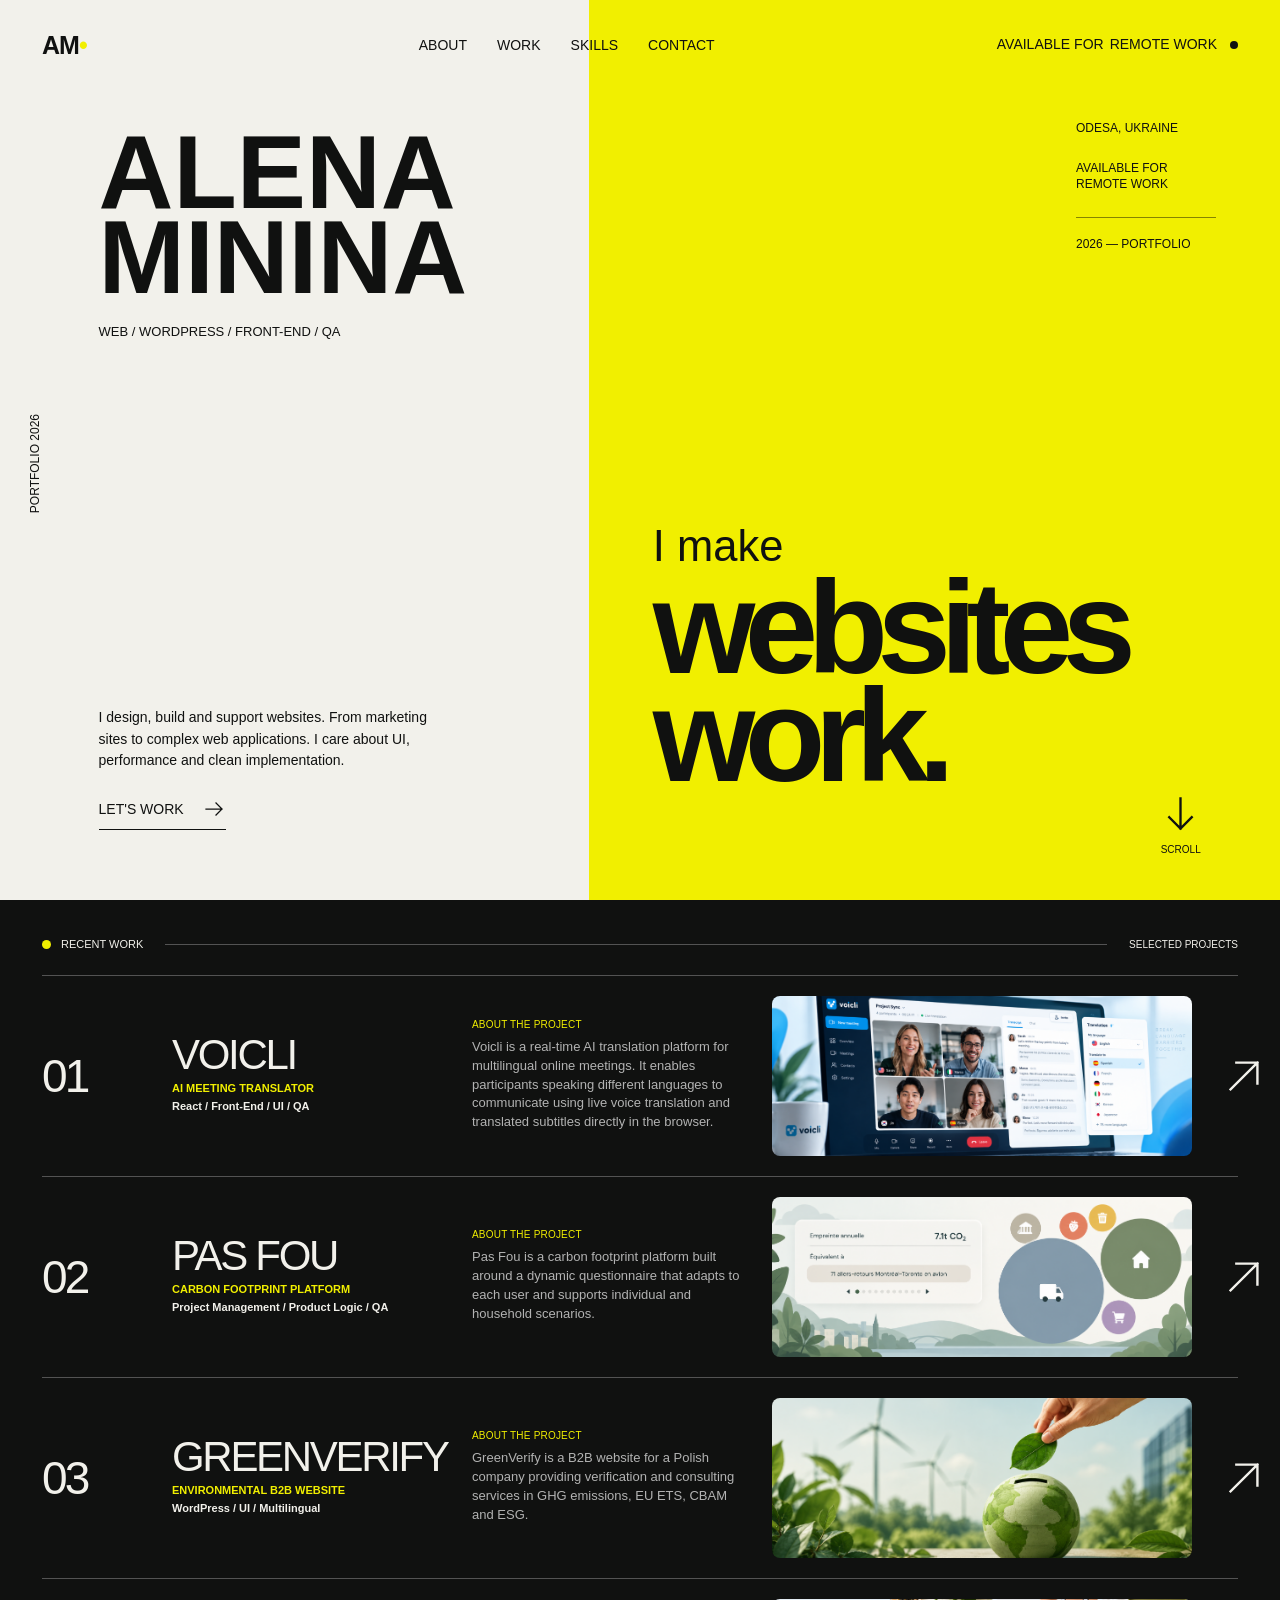
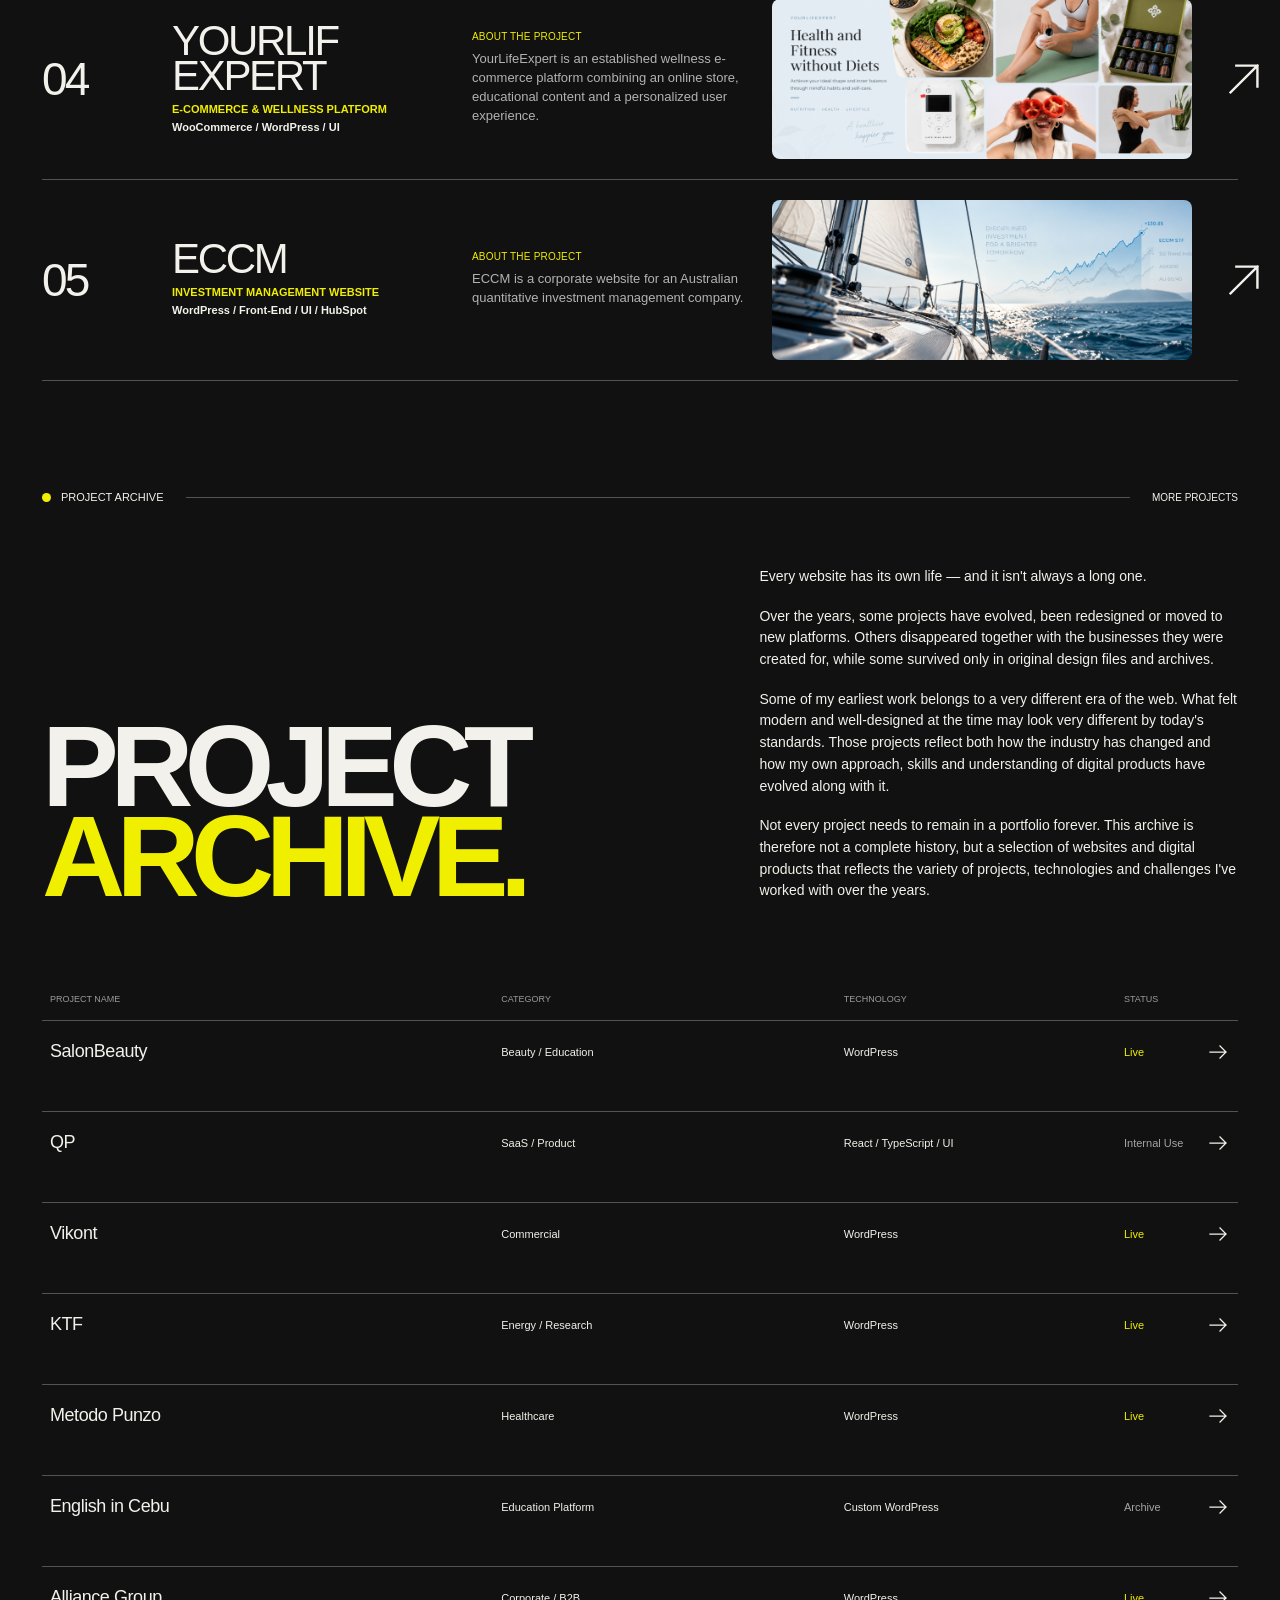
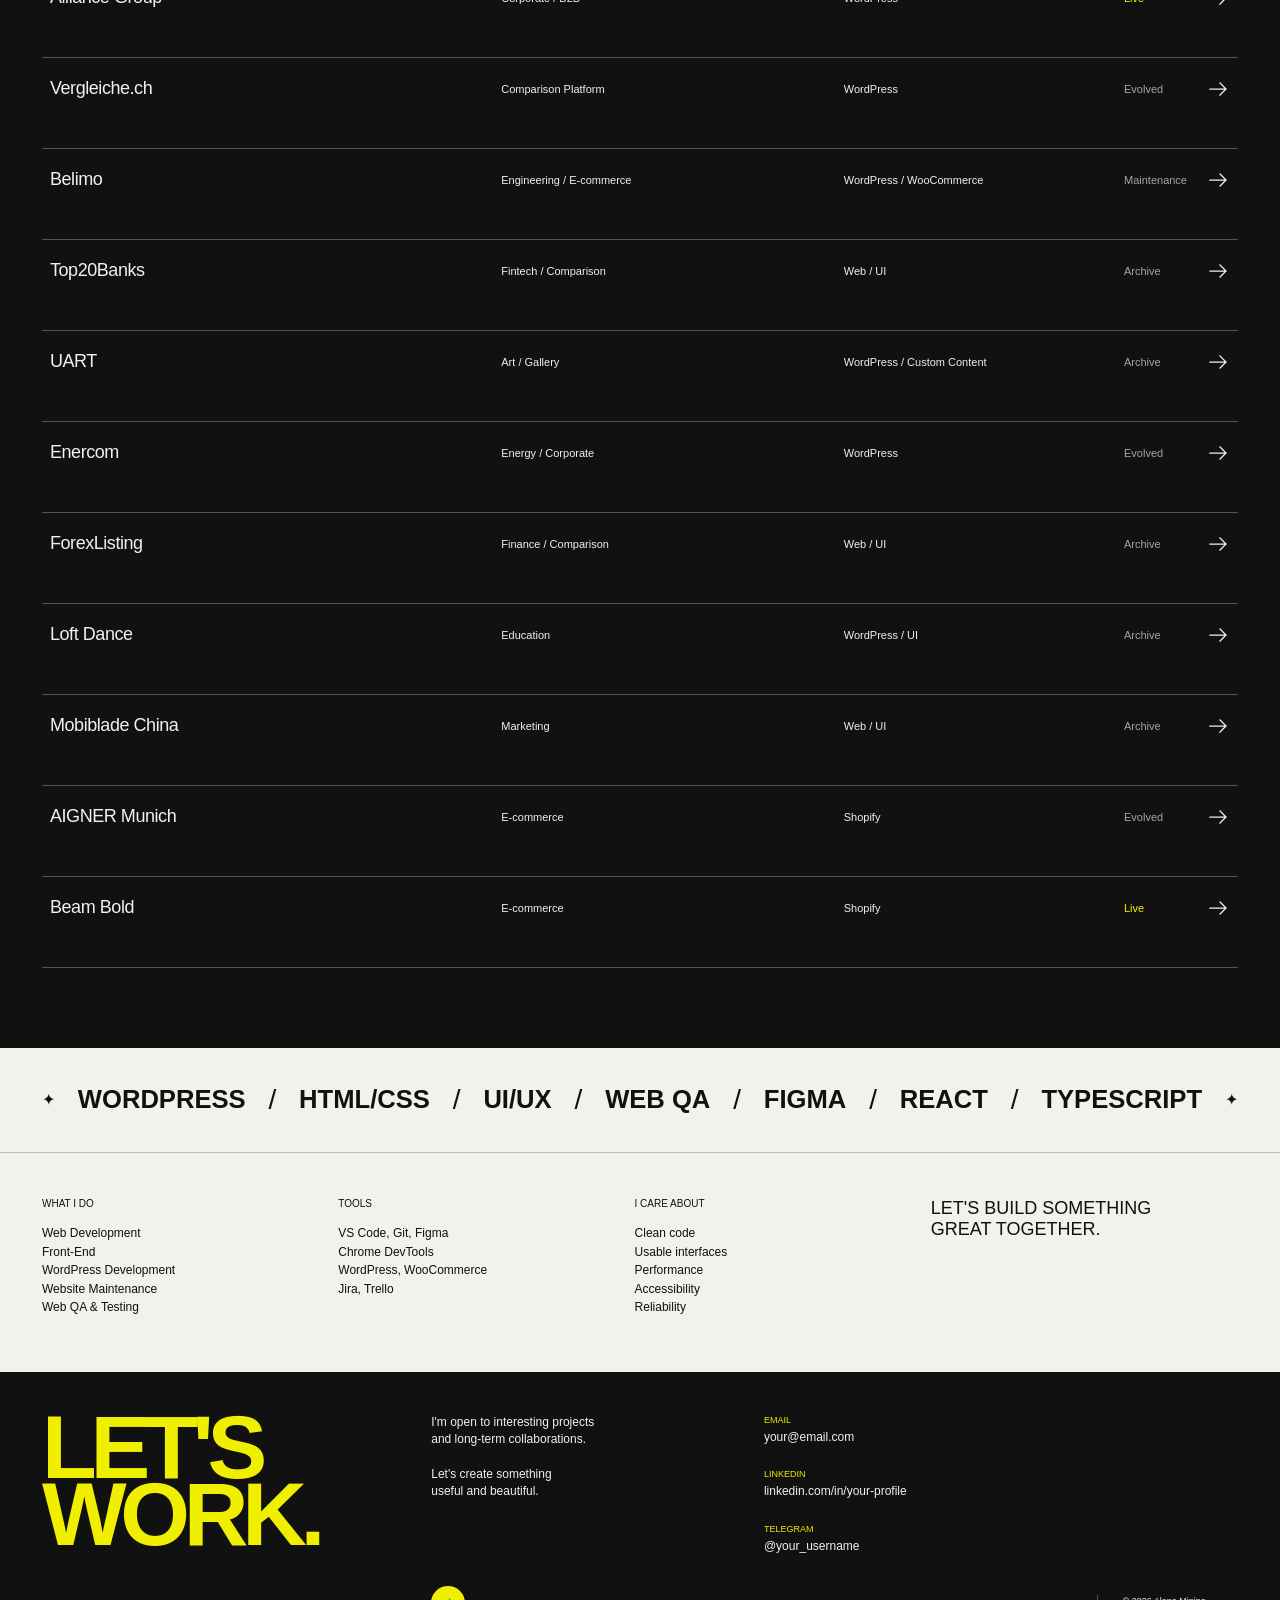
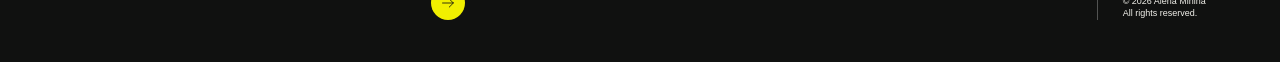
<file: index.html>
<!DOCTYPE html>
<html lang="en">
<head>
  <meta charset="UTF-8">
  <meta name="viewport" content="width=device-width, initial-scale=1.0">

  <title>Alena Minina — Web / WordPress / Front-End / QA</title>
  <meta
    name="description"
    content="Portfolio of Alena Minina — Web, WordPress, Front-End, UI and Web QA specialist."
  >

  <link rel="stylesheet" href="css/style.css">
</head>

<body>

  <header class="header">
    <a class="logo" href="#top">AM<span>•</span></a>

    <nav class="nav" aria-label="Main navigation">
      <a href="#about">About</a>
      <a href="#work">Work</a>
      <a href="#skills">Skills</a>
      <a href="#contact">Contact</a>
    </nav>

    <div class="availability">
      <span>Available for</span>
      <span>remote work</span>
      <i></i>
    </div>
  </header>


  <main>

    <!-- HERO -->
    <section class="hero" id="top">

      <div class="hero__left">

        <div class="hero__name">
          <h1>
            ALENA<br>
            MININA
          </h1>

          <p class="hero__roles">
            WEB / WORDPRESS / FRONT-END / QA
          </p>
        </div>

        <div class="hero__intro" id="about">
          <p>
            I design, build and support websites.
            From marketing sites to complex web applications.
            I care about UI, performance and clean implementation.
          </p>

          <a class="text-link" href="#work">
            LET'S WORK
            <span class="icon-arrow" aria-hidden="true"><svg viewBox="0 0 24 24" focusable="false"><path d="M4 12h16M14 6l6 6-6 6" /></svg></span>
          </a>
        </div>

        <div class="hero__vertical">
          PORTFOLIO 2026
        </div>

      </div>


      <div class="hero__right">

        <div class="hero__meta">
          <p>
            ODESA, UKRAINE
          </p>

          <p>
            AVAILABLE FOR<br>
            REMOTE WORK
          </p>

          <span>2026 — PORTFOLIO</span>
        </div>

        <div class="hero__statement">
          <span>I make</span>

          <strong>
            websites<br>
            work.
          </strong>
        </div>

        <a class="scroll-link" href="#work">
          <span class="icon-arrow icon-arrow--down" aria-hidden="true"><svg viewBox="0 0 24 24" focusable="false"><path d="M12 4v16M6 14l6 6 6-6" /></svg></span>
          SCROLL
        </a>

      </div>

    </section>


    <!-- WORK -->
    <section class="works" id="work">

      <div class="section-heading">
        <div class="section-heading__title">
          <i></i>
          <span>RECENT WORK</span>
        </div>

        <div class="section-heading__line"></div>

        <span class="section-heading__small">
          SELECTED PROJECTS
        </span>
      </div>


      <article class="project">
        <h2 class="project__heading">
          <button class="project__summary" type="button" id="project-voicli-trigger" aria-expanded="false" aria-controls="project-voicli-details">
            <span class="project__number">01</span>
            <span class="project__info">
              <span class="project__title">VOICLI</span>
              <span class="project__category">AI Meeting Translator</span>
              <span class="project__stack">React / Front-End / UI / QA</span>
            </span>
            <span class="project__summary-about">
              <span class="project__summary-about-label">About the Project</span>
              <span>Voicli is a real-time AI translation platform for multilingual online meetings. It enables participants speaking different languages to communicate using live voice translation and translated subtitles directly in the browser.</span>
            </span>
            <span class="project__preview" aria-hidden="true">
              <img src="assets/images/projects/voicli-translatio.png" alt="Voicli AI meeting translation interface">
            </span>
            <span class="project__arrow" aria-hidden="true"><svg viewBox="0 0 24 24" focusable="false"><path d="M5 19 19 5M8 5h11v11" /></svg></span>
          </button>
        </h2>

        <div class="project__details" id="project-voicli-details" role="region" aria-labelledby="project-voicli-trigger" aria-hidden="true">
          <div class="project__details-inner">
            <div class="project__case project__case--split">

              <div class="project__case-content">
                <section class="project__block">
                  <h3>My Role</h3>
                  <ul class="project__list">
                    <li>Front-End Developer</li>
                    <li>UI Designer</li>
                    <li>QA</li>
                  </ul>
                </section>

                <section class="project__block">
                  <h3>Project Context</h3>
                  <p>The product was built from the ground up by a two-person development team. I was responsible for the front-end and worked directly with the back-end developer.</p>
                </section>

                <section class="project__block project__block--wide">
                  <h3>My Contribution</h3>
                  <p>Built and developed the product interface from scratch, covering UI design and front-end implementation as well as a significant part of product logic and end-to-end testing.</p>
                </section>

                <section class="project__block project__block--wide">
                  <h3>Focus Areas</h3>
                  <ul class="project__focus-list">
                    <li>UI design</li>
                    <li>Front-end development</li>
                    <li>Product logic and user flows</li>
                    <li>Responsive interfaces</li>
                    <li>Meeting and pre-join flows</li>
                    <li>Contacts and user management</li>
                    <li>Onboarding</li>
                    <li>Multilingual interface</li>
                    <li>20 locales</li>
                    <li>RTL support</li>
                    <li>Functional testing</li>
                    <li>UI testing</li>
                    <li>Edge-case testing</li>
                    <li>SEO and localized content</li>
                  </ul>
                </section>

                <section class="project__block project__block--wide">
                  <h3>Stack</h3>
                  <ul class="project__stack-list">
                    <li>React</li>
                    <li>Front-End</li>
                    <li>UI</li>
                    <li>QA</li>
                    <li>i18n</li>
                  </ul>
                </section>
              </div>

              <div class="project__gallery" aria-label="Voicli project screenshots">
                <img src="assets/images/projects/portfolio-screenshots/recent-work/voicli/voicli-01.webp" alt="Voicli project screenshot 1" loading="lazy">
                <img src="assets/images/projects/portfolio-screenshots/recent-work/voicli/voicli-02.webp" alt="Voicli project screenshot 2" loading="lazy">
                <img src="assets/images/projects/portfolio-screenshots/recent-work/voicli/voicli-03.webp" alt="Voicli project screenshot 3" loading="lazy">
              </div>

              <div class="project__live-row">
                <a class="project__live" href="https://voicli.com/" target="_blank" rel="noopener noreferrer">View Live <span class="icon-arrow icon-arrow--external" aria-hidden="true"><svg viewBox="0 0 24 24" focusable="false"><path d="M5 19 19 5M8 5h11v11" /></svg></span></a>
              </div>
            </div>
          </div>
        </div>
      </article>


      <article class="project">
        <h2 class="project__heading">
          <button class="project__summary" type="button" id="project-pas-fou-trigger" aria-expanded="false" aria-controls="project-pas-fou-details">
            <span class="project__number">02</span>
            <span class="project__info">
              <span class="project__title">PAS FOU</span>
              <span class="project__category">Carbon Footprint Platform</span>
              <span class="project__stack">Project Management / Product Logic / QA</span>
            </span>
            <span class="project__summary-about">
              <span class="project__summary-about-label">About the Project</span>
              <span>Pas Fou is a carbon footprint platform built around a dynamic questionnaire that adapts to each user and supports individual and household scenarios.</span>
            </span>
            <span class="project__preview" aria-hidden="true">
              <img src="assets/images/projects/pasfou.png" alt="Pas Fou carbon footprint platform">
            </span>
            <span class="project__arrow" aria-hidden="true"><svg viewBox="0 0 24 24" focusable="false"><path d="M5 19 19 5M8 5h11v11" /></svg></span>
          </button>
        </h2>

        <div class="project__details" id="project-pas-fou-details" role="region" aria-labelledby="project-pas-fou-trigger" aria-hidden="true">
          <div class="project__details-inner">
            <div class="project__case project__case--pas-fou">
              <div class="project__case-lead">
                <figure class="project__featured-shot">
                  <img src="assets/images/projects/portfolio-screenshots/recent-work/pas-fou/pas-fou-01.webp" alt="Pas Fou project screenshot 1" loading="lazy">
                </figure>
                <section class="project__block">
                  <h3>About the Project</h3>
                  <p>Pas Fou is a carbon footprint assessment platform that helps users calculate and understand their environmental impact and identify actions they can take to reduce their emissions.</p>
                  <p>The core of the product is a complex dynamic questionnaire covering different areas of everyday life.</p>
                  <p>Unlike a traditional linear survey, the questionnaire adapts its structure to each user. Answers can dynamically create individual entities — such as vehicles or household members — which then become part of subsequent question flows.</p>
                  <p>Questions can be repeated, adapted or conditionally displayed for each specific entity.</p>
                  <p>Users can calculate not only their own footprint but also work with household members and provide answers on their behalf.</p>
                  <p>After completing the assessment, users can choose actions they are willing to take to reduce their emissions and track the resulting reduction impact.</p>
                </section>
              </div>

              <div class="project__case-content">
                <section class="project__block">
                  <h3>My Role</h3>
                  <ul class="project__list">
                    <li>Project Management</li>
                    <li>Product Logic</li>
                    <li>QA</li>
                  </ul>
                </section>

                <section class="project__block project__block--wide">
                  <h3>My Contribution</h3>
                  <p>Worked on product logic, requirements, development coordination and testing of a complex questionnaire-driven system.</p>
                  <p>A key part of the product was the dynamic entity logic.</p>
                  <p><strong>Example:</strong> A user can specify that they own three vehicles. The system creates three separate vehicle entities. The user can name each vehicle. Later questions related to vehicles are generated and answered separately for each specific vehicle.</p>
                  <p>The same principle applies to household members and other dependent scenarios.</p>
                </section>

                <section class="project__block project__block--wide">
                  <h3>Focus Areas</h3>
                  <ul class="project__focus-list">
                    <li>Product logic and requirements</li>
                    <li>Complex questionnaire architecture</li>
                    <li>Conditional and dependent question flows</li>
                    <li>Multiple question types</li>
                    <li>Text answers</li>
                    <li>Numeric answers</li>
                    <li>Dynamic user-created entities</li>
                    <li>Entity-specific answers</li>
                    <li>Household member scenarios</li>
                    <li>Functional testing</li>
                    <li>UI testing</li>
                    <li>Edge-case testing</li>
                    <li>Bug reporting and verification</li>
                    <li>Development coordination</li>
                    <li>Carbon footprint calculation flows</li>
                    <li>Reduction actions and recommendations</li>
                  </ul>
                </section>

                <section class="project__block">
                  <h3>Stack</h3>
                  <ul class="project__list">
                    <li>Project Management</li>
                    <li>Product Logic</li>
                    <li>QA</li>
                  </ul>
                </section>

                <section class="project__block project__block--wide project__logic">
                  <h3>Dynamic Question Logic</h3>
                  <ol class="project__flow">
                    <li>Answer</li>
                    <li>Create entities</li>
                    <li>Name entities</li>
                    <li>Generate dependent questions</li>
                    <li>Store entity-specific answers</li>
                  </ol>
                </section>
              </div>

              <div class="project__gallery" aria-label="Pas Fou project screenshots">
                <img src="assets/images/projects/portfolio-screenshots/recent-work/pas-fou/pas-fou-02.webp" alt="Pas Fou project screenshot 2" loading="lazy">
                <img src="assets/images/projects/portfolio-screenshots/recent-work/pas-fou/pas-fou-03.webp" alt="Pas Fou project screenshot 3" loading="lazy">
                <img src="assets/images/projects/portfolio-screenshots/recent-work/pas-fou/pas-fou-04.webp" alt="Pas Fou project screenshot 4" loading="lazy">
                <img src="assets/images/projects/portfolio-screenshots/recent-work/pas-fou/pas-fou-06.webp" alt="Pas Fou project screenshot 6" loading="lazy">
                <img src="assets/images/projects/portfolio-screenshots/recent-work/pas-fou/pas-fou-05.webp" alt="Pas Fou project screenshot 5" loading="lazy">
                <img src="assets/images/projects/portfolio-screenshots/recent-work/pas-fou/pas-fou-07.webp" alt="Pas Fou project screenshot 7" loading="lazy">
              </div>

              <div class="project__live-row">
                <a class="project__live" href="https://pasfou.app/" target="_blank" rel="noopener noreferrer">View Live <span class="icon-arrow icon-arrow--external" aria-hidden="true"><svg viewBox="0 0 24 24" focusable="false"><path d="M5 19 19 5M8 5h11v11" /></svg></span></a>
              </div>
            </div>
          </div>
        </div>
      </article>


      <article class="project">
        <h2 class="project__heading">
          <button class="project__summary" type="button" id="project-greenverify-trigger" aria-expanded="false" aria-controls="project-greenverify-details">
            <span class="project__number">03</span>
            <span class="project__info">
              <span class="project__title">GREENVERIFY</span>
              <span class="project__category">Environmental B2B Website</span>
              <span class="project__stack">WordPress / UI / Multilingual</span>
            </span>
            <span class="project__summary-about">
              <span class="project__summary-about-label">About the Project</span>
              <span>GreenVerify is a B2B website for a Polish company providing verification and consulting services in GHG emissions, EU ETS, CBAM and ESG.</span>
            </span>
            <span class="project__preview" aria-hidden="true">
              <img src="assets/images/projects/GREENVERIFY.png" alt="GreenVerify environmental website">
            </span>
            <span class="project__arrow" aria-hidden="true"><svg viewBox="0 0 24 24" focusable="false"><path d="M5 19 19 5M8 5h11v11" /></svg></span>
          </button>
        </h2>

        <div class="project__details" id="project-greenverify-details" role="region" aria-labelledby="project-greenverify-trigger" aria-hidden="true">
          <div class="project__details-inner">
            <div class="project__case project__case--split">

              <div class="project__case-content">
                <section class="project__block">
                  <h3>My Role</h3>
                  <ul class="project__list">
                    <li>Web Designer</li>
                    <li>WordPress Developer</li>
                  </ul>
                </section>

                <section class="project__block project__block--wide">
                  <h3>My Contribution</h3>
                  <p>Created the website from the ground up with very limited initial input from the client.</p>
                  <p>Developed the visual direction, page structure and UI, and implemented the complete multilingual WordPress website.</p>
                </section>

                <section class="project__block">
                  <h3>Focus Areas</h3>
                  <ul class="project__focus-list project__focus-list--single">
                    <li>Web design</li>
                    <li>Page structure</li>
                    <li>UI</li>
                    <li>WordPress development</li>
                    <li>Responsive development</li>
                    <li>Multilingual website</li>
                    <li>Content structure</li>
                  </ul>
                </section>

                <section class="project__block">
                  <h3>Stack</h3>
                  <ul class="project__list">
                    <li>WordPress</li>
                    <li>UI</li>
                    <li>Responsive Development</li>
                    <li>Multilingual</li>
                  </ul>
                </section>
              </div>

              <div class="project__gallery" aria-label="GreenVerify project screenshots">
                <img src="assets/images/projects/portfolio-screenshots/recent-work/greenverify/greenverify-03.webp" alt="GreenVerify project screenshot 3" loading="lazy">
                <img src="assets/images/projects/portfolio-screenshots/recent-work/greenverify/greenverify-02.webp" alt="GreenVerify project screenshot 2" loading="lazy">
                <img src="assets/images/projects/portfolio-screenshots/recent-work/greenverify/greenverify-01.webp" alt="GreenVerify project screenshot 1" loading="lazy">
              </div>

              <div class="project__live-row">
                <a class="project__live" href="https://www.greenverify.pl/" target="_blank" rel="noopener noreferrer">View Live <span class="icon-arrow icon-arrow--external" aria-hidden="true"><svg viewBox="0 0 24 24" focusable="false"><path d="M5 19 19 5M8 5h11v11" /></svg></span></a>
              </div>
            </div>
          </div>
        </div>
      </article>


      <article class="project">
        <h2 class="project__heading">
          <button class="project__summary" type="button" id="project-yourlifexpert-trigger" aria-expanded="false" aria-controls="project-yourlifexpert-details">
            <span class="project__number">04</span>
            <span class="project__info">
              <span class="project__title">YOURLIF<wbr>EXPERT</span>
              <span class="project__category">E-commerce &amp; Wellness Platform</span>
              <span class="project__stack">WooCommerce / WordPress / UI</span>
            </span>
            <span class="project__summary-about">
              <span class="project__summary-about-label">About the Project</span>
              <span>YourLifeExpert is an established wellness e-commerce platform combining an online store, educational content and a personalized user experience.</span>
            </span>
            <span class="project__preview" aria-hidden="true">
              <img src="assets/images/projects/yourlifexpert.png" alt="YourLifeExpert wellness e-commerce website">
            </span>
            <span class="project__arrow" aria-hidden="true"><svg viewBox="0 0 24 24" focusable="false"><path d="M5 19 19 5M8 5h11v11" /></svg></span>
          </button>
        </h2>

        <div class="project__details" id="project-yourlifexpert-details" role="region" aria-labelledby="project-yourlifexpert-trigger" aria-hidden="true">
          <div class="project__details-inner">
            <div class="project__case project__case--split">

              <div class="project__case-content">
                <section class="project__block">
                  <h3>My Role</h3>
                  <ul class="project__list">
                    <li>WordPress / WooCommerce Development</li>
                    <li>UI</li>
                  </ul>
                </section>

                <section class="project__block">
                  <h3>Project Context</h3>
                  <p>This was an existing WordPress/WooCommerce project rather than a website built from scratch.</p>
                </section>

                <section class="project__block project__block--wide">
                  <h3>My Contribution</h3>
                  <p>Worked within the existing website and improved key parts of the product.</p>
                  <p>Redesigned and rebuilt a number of main pages. Improved and developed the online store. Implemented and configured a registration questionnaire used to collect additional user information during the onboarding process.</p>
                </section>

                <section class="project__block">
                  <h3>Focus Areas</h3>
                  <ul class="project__focus-list project__focus-list--single">
                    <li>Redesign of key pages</li>
                    <li>WordPress development</li>
                    <li>WooCommerce</li>
                    <li>Online store improvements</li>
                    <li>UI improvements</li>
                    <li>Registration questionnaire</li>
                    <li>User onboarding flow</li>
                    <li>Existing project maintenance and development</li>
                  </ul>
                </section>

                <section class="project__block">
                  <h3>Stack</h3>
                  <ul class="project__list">
                    <li>WordPress</li>
                    <li>WooCommerce</li>
                    <li>UI</li>
                  </ul>
                </section>
              </div>

              <div class="project__gallery" aria-label="YourLifeExpert project screenshots">
                <img src="assets/images/projects/portfolio-screenshots/recent-work/yourlifexpert/yourlifexpert-01.webp" alt="YourLifeExpert project screenshot 1" loading="lazy">
                <img src="assets/images/projects/portfolio-screenshots/recent-work/yourlifexpert/yourlifexpert-03.webp" alt="YourLifeExpert project screenshot 3" loading="lazy">
                <img src="assets/images/projects/portfolio-screenshots/recent-work/yourlifexpert/yourlifexpert-02.webp" alt="YourLifeExpert project screenshot 2" loading="lazy">
              </div>

              <div class="project__live-row">
                <a class="project__live" href="https://yourlifexpert.com/" target="_blank" rel="noopener noreferrer">View Live <span class="icon-arrow icon-arrow--external" aria-hidden="true"><svg viewBox="0 0 24 24" focusable="false"><path d="M5 19 19 5M8 5h11v11" /></svg></span></a>
              </div>
            </div>
          </div>
        </div>
      </article>


      <article class="project">
        <h2 class="project__heading">
          <button class="project__summary" type="button" id="project-eccm-trigger" aria-expanded="false" aria-controls="project-eccm-details">
            <span class="project__number">05</span>
            <span class="project__info">
              <span class="project__title">ECCM</span>
              <span class="project__category">Investment Management Website</span>
              <span class="project__stack">WordPress / Front-End / UI / HubSpot</span>
            </span>
            <span class="project__summary-about">
              <span class="project__summary-about-label">About the Project</span>
              <span>ECCM is a corporate website for an Australian quantitative investment management company.</span>
            </span>
            <span class="project__preview" aria-hidden="true">
              <img src="assets/images/projects/eccm.png" alt="ECCM investment management website">
            </span>
            <span class="project__arrow" aria-hidden="true"><svg viewBox="0 0 24 24" focusable="false"><path d="M5 19 19 5M8 5h11v11" /></svg></span>
          </button>
        </h2>

        <div class="project__details" id="project-eccm-details" role="region" aria-labelledby="project-eccm-trigger" aria-hidden="true">
          <div class="project__details-inner">
            <div class="project__case project__case--split">

              <div class="project__case-content">
                <section class="project__block">
                  <h3>My Role</h3>
                  <ul class="project__list">
                    <li>Web Designer</li>
                    <li>WordPress Developer</li>
                  </ul>
                </section>

                <section class="project__block project__block--wide">
                  <h3>My Contribution</h3>
                  <p>Designed and developed the website from the ground up based on the client's requirements.</p>
                  <p>Created the page structure and visual interface, implemented the responsive WordPress website and integrated HubSpot for lead/contact management.</p>
                </section>

                <section class="project__block">
                  <h3>Focus Areas</h3>
                  <ul class="project__focus-list project__focus-list--single">
                    <li>Web design</li>
                    <li>Page structure</li>
                    <li>WordPress development</li>
                    <li>Responsive development</li>
                    <li>UI implementation</li>
                    <li>HubSpot integration</li>
                  </ul>
                </section>

                <section class="project__block">
                  <h3>Stack</h3>
                  <ul class="project__list">
                    <li>WordPress</li>
                    <li>Front-End</li>
                    <li>UI</li>
                    <li>HubSpot</li>
                  </ul>
                </section>
              </div>

              <div class="project__gallery" aria-label="ECCM project screenshots">
                <img src="assets/images/projects/portfolio-screenshots/recent-work/eccm/eccm-01.webp" alt="ECCM project screenshot 1" loading="lazy">
                <img src="assets/images/projects/portfolio-screenshots/recent-work/eccm/eccm-02.webp" alt="ECCM project screenshot 2" loading="lazy">
                <img src="assets/images/projects/portfolio-screenshots/recent-work/eccm/eccm-03.webp" alt="ECCM project screenshot 3" loading="lazy">
              </div>

              <div class="project__live-row">
                <a class="project__live" href="https://www.eccm.com.au/" target="_blank" rel="noopener noreferrer">View Live <span class="icon-arrow icon-arrow--external" aria-hidden="true"><svg viewBox="0 0 24 24" focusable="false"><path d="M5 19 19 5M8 5h11v11" /></svg></span></a>
              </div>
            </div>
          </div>
        </div>
      </article>


      <section class="archive" aria-labelledby="archive-title">
        <div class="section-heading">
          <div class="section-heading__title">
            <i></i>
            <span>PROJECT ARCHIVE</span>
          </div>

          <div class="section-heading__line"></div>

          <span class="section-heading__small">
            MORE PROJECTS
          </span>
        </div>

        <div class="archive__intro-grid">
          <h2 class="archive__title" id="archive-title">
            PROJECT<br>
            <span>ARCHIVE.</span>
          </h2>

          <div class="archive__intro">
            <p>
              Every website has its own life — and it isn't always a long one.
            </p>
            <p>
              Over the years, some projects have evolved, been redesigned or moved
              to new platforms. Others disappeared together with the businesses they
              were created for, while some survived only in original design files
              and archives.
            </p>
            <p>
              Some of my earliest work belongs to a very different era of the web.
              What felt modern and well-designed at the time may look very different
              by today's standards. Those projects reflect both how the industry has
              changed and how my own approach, skills and understanding of digital
              products have evolved along with it.
            </p>
            <p>
              Not every project needs to remain in a portfolio forever. This archive
              is therefore not a complete history, but a selection of websites and
              digital products that reflects the variety of projects, technologies
              and challenges I've worked with over the years.
            </p>
          </div>
        </div>

        <div class="archive__content">
          <div class="archive__table">
            <div class="archive__columns" aria-hidden="true">
              <span>Project Name</span><span>Category</span><span>Technology</span><span>Status</span><span></span>
            </div>

            <ul class="archive__list">
              <li>
                <button class="archive__row" type="button" aria-expanded="false" aria-controls="archive-details-01" data-name="AIGNER Munich" data-category="E-commerce">
                  <span class="archive__name">AIGNER Munich</span>
                  <span class="archive__category">E-commerce</span>
                  <span class="archive__technology">Shopify</span>
                  <span class="archive__status archive__status--live">Live</span>
                  <span class="archive__arrow" aria-hidden="true">→</span>
                </button>
                <div class="archive__details" id="archive-details-01" role="region"><div class="archive__details-inner"><h3>About the Project</h3><p>E-commerce work for an international luxury fashion brand.</p><h3>My Work</h3><p>Details will be added</p><h3>Screenshots</h3><div class="archive__gallery"><div>Screenshot 01</div><div>Screenshot 02</div></div><a class="archive__visit" href="https://www.aignermunich.com/" target="_blank" rel="noopener noreferrer">Visit Website ↗</a></div></div>
              </li>
              <li>
                <button class="archive__row" type="button" aria-expanded="false" aria-controls="archive-details-02" data-name="Beam Bold" data-category="E-commerce">
                  <span class="archive__name">Beam Bold</span>
                  <span class="archive__category">E-commerce</span>
                  <span class="archive__technology">Shopify</span>
                  <span class="archive__status archive__status--live">Live</span>
                  <span class="archive__arrow" aria-hidden="true">→</span>
                </button>
                <div class="archive__details" id="archive-details-02" role="region"><div class="archive__details-inner"><h3>About the Project</h3><p>Fashion e-commerce project built on Shopify.</p><h3>My Work</h3><p>Details will be added</p><h3>Screenshots</h3><div class="archive__gallery"><div>Screenshot 01</div><div>Screenshot 02</div></div><a class="archive__visit" href="https://beambold.com/" target="_blank" rel="noopener noreferrer">Visit Website ↗</a></div></div>
              </li>
              <li>
                <button class="archive__row" type="button" aria-expanded="false" aria-controls="archive-details-03" data-name="Alliance Group" data-category="Corporate">
                  <span class="archive__name">Alliance Group</span>
                  <span class="archive__category">Corporate</span>
                  <span class="archive__technology">WordPress</span>
                  <span class="archive__status archive__status--live">Live</span>
                  <span class="archive__arrow" aria-hidden="true">→</span>
                </button>
                <div class="archive__details" id="archive-details-03" role="region"><div class="archive__details-inner"><h3>About the Project</h3><p>Corporate B2B website presenting company services and expertise.</p><h3>My Work</h3><p>Details will be added</p><h3>Screenshots</h3><div class="archive__gallery"><div>Screenshot 01</div><div>Screenshot 02</div></div><a class="archive__visit" href="https://www.alliance-group.com.ua/" target="_blank" rel="noopener noreferrer">Visit Website ↗</a></div></div>
              </li>
              <li>
                <button class="archive__row" type="button" aria-expanded="false" aria-controls="archive-details-04" data-name="Vergleiche.ch" data-category="Comparison Platform">
                  <span class="archive__name">Vergleiche.ch</span>
                  <span class="archive__category">Comparison Platform</span>
                  <span class="archive__technology">WordPress</span>
                  <span class="archive__status archive__status--live">Live</span>
                  <span class="archive__arrow" aria-hidden="true">→</span>
                </button>
                <div class="archive__details" id="archive-details-04" role="region"><div class="archive__details-inner"><h3>About the Project</h3><p>Swiss product and price comparison platform connecting a large catalogue with multiple online stores.</p><h3>My Work</h3><p>Details will be added</p><h3>Screenshots</h3><div class="archive__gallery"><div>Screenshot 01</div><div>Screenshot 02</div></div><a class="archive__visit" href="https://www.vergleiche.ch/" target="_blank" rel="noopener noreferrer">Visit Website ↗</a></div></div>
              </li>
              <li>
                <button class="archive__row" type="button" aria-expanded="false" aria-controls="archive-details-05" data-name="SalonBeauty" data-category="Education">
                  <span class="archive__name">SalonBeauty</span>
                  <span class="archive__category">Education</span>
                  <span class="archive__technology">WordPress</span>
                  <span class="archive__status archive__status--live">Live</span>
                  <span class="archive__arrow" aria-hidden="true">→</span>
                </button>
                <div class="archive__details" id="archive-details-05" role="region"><div class="archive__details-inner"><h3>About the Project</h3><p>Beauty education platform with courses, services and extensive content.</p><h3>My Work</h3><p>Details will be added</p><h3>Screenshots</h3><div class="archive__gallery"><div>Screenshot 01</div><div>Screenshot 02</div></div><a class="archive__visit" href="https://www.salonbeauty.com.ua/" target="_blank" rel="noopener noreferrer">Visit Website ↗</a></div></div>
              </li>
              <li>
                <button class="archive__row" type="button" data-name="YourLifeExpert" data-category="E-commerce">
                  <span class="archive__name">YourLifeExpert</span>
                  <span class="archive__category">E-commerce</span>
                  <span class="archive__technology">WooCommerce</span>
                  <span class="archive__status archive__status--live">Live</span>
                  <span class="archive__arrow" aria-hidden="true">→</span>
                </button>
              </li>
              <li>
                <button class="archive__row" type="button" data-name="Metodo Punzo" data-category="Healthcare">
                  <span class="archive__name">Metodo Punzo</span>
                  <span class="archive__category">Healthcare</span>
                  <span class="archive__technology">WordPress</span>
                  <span class="archive__status archive__status--live">Live</span>
                  <span class="archive__arrow" aria-hidden="true">→</span>
                </button>
              </li>
              <li>
                <button class="archive__row" type="button" data-name="ECCM" data-category="Finance" data-preview="assets/images/projects/eccm-home.svg">
                  <span class="archive__name">ECCM</span>
                  <span class="archive__category">Finance</span>
                  <span class="archive__technology">WordPress</span>
                  <span class="archive__status archive__status--live">Live</span>
                  <span class="archive__arrow" aria-hidden="true">→</span>
                </button>
              </li>
              <li>
                <button class="archive__row" type="button" data-name="Vikont" data-category="Commercial">
                  <span class="archive__name">Vikont</span>
                  <span class="archive__category">Commercial</span>
                  <span class="archive__technology">WordPress</span>
                  <span class="archive__status archive__status--live">Live</span>
                  <span class="archive__arrow" aria-hidden="true">→</span>
                </button>
              </li>
              <li>
                <button class="archive__row" type="button" data-name="Top20Banks" data-category="Fintech / Comparison">
                  <span class="archive__name">Top20Banks</span>
                  <span class="archive__category">Fintech / Comparison</span>
                  <span class="archive__technology">Web / UI</span>
                  <span class="archive__status">Archive</span>
                  <span class="archive__arrow" aria-hidden="true">→</span>
                </button>
              </li>
              <li>
                <button class="archive__row" type="button" data-name="Mobiblade China" data-category="Marketing">
                  <span class="archive__name">Mobiblade China</span>
                  <span class="archive__category">Marketing</span>
                  <span class="archive__technology">Web / UI</span>
                  <span class="archive__status">Archive</span>
                  <span class="archive__arrow" aria-hidden="true">→</span>
                </button>
              </li>
              <li>
                <button class="archive__row" type="button" data-name="Loft Dance" data-category="Education">
                  <span class="archive__name">Loft Dance</span>
                  <span class="archive__category">Education</span>
                  <span class="archive__technology">WordPress</span>
                  <span class="archive__status">Archive</span>
                  <span class="archive__arrow" aria-hidden="true">→</span>
                </button>
              </li>
              <li>
                <button class="archive__row" type="button" data-name="ForexListing" data-category="Finance">
                  <span class="archive__name">ForexListing</span>
                  <span class="archive__category">Finance</span>
                  <span class="archive__technology">Web / UI</span>
                  <span class="archive__status">Archive</span>
                  <span class="archive__arrow" aria-hidden="true">→</span>
                </button>
              </li>
              <li>
                <button class="archive__row" type="button" data-name="English in Cebu" data-category="Education Platform" data-preview="assets/images/projects/cebu-home.svg">
                  <span class="archive__name">English in Cebu</span>
                  <span class="archive__category">Education Platform</span>
                  <span class="archive__technology">Custom WordPress</span>
                  <span class="archive__status">Archive</span>
                  <span class="archive__arrow" aria-hidden="true">→</span>
                </button>
              </li>
              <li>
                <button class="archive__row" type="button" data-name="Enercom" data-category="Energy">
                  <span class="archive__name">Enercom</span>
                  <span class="archive__category">Energy</span>
                  <span class="archive__technology">WordPress</span>
                  <span class="archive__status">Archive</span>
                  <span class="archive__arrow" aria-hidden="true">→</span>
                </button>
              </li>
              <li>
                <button class="archive__row" type="button" data-name="Belimo" data-category="Engineering">
                  <span class="archive__name">Belimo</span>
                  <span class="archive__category">Engineering</span>
                  <span class="archive__technology">WordPress</span>
                  <span class="archive__status">Archive</span>
                  <span class="archive__arrow" aria-hidden="true">→</span>
                </button>
              </li>
            </ul>
          </div>

        </div>
      </section>

    </section>


    <!-- SKILLS -->
    <section class="skills" id="skills">

      <div class="skills__ticker">
        <span>✦</span>
        <strong>WORDPRESS</strong>
        <i>/</i>
        <strong>HTML/CSS</strong>
        <i>/</i>
        <strong>UI/UX</strong>
        <i>/</i>
        <strong>WEB QA</strong>
        <i>/</i>
        <strong>FIGMA</strong>
        <i>/</i>
        <strong>REACT</strong>
        <i>/</i>
        <strong>TYPESCRIPT</strong>
        <span>✦</span>
      </div>

      <div class="skills__content">

        <div>
          <span class="label">WHAT I DO</span>

          <p>
            Web Development<br>
            Front-End<br>
            WordPress Development<br>
            Website Maintenance<br>
            Web QA & Testing
          </p>
        </div>

        <div>
          <span class="label">TOOLS</span>

          <p>
            VS Code, Git, Figma<br>
            Chrome DevTools<br>
            WordPress, WooCommerce<br>
            Jira, Trello
          </p>
        </div>

        <div>
          <span class="label">I CARE ABOUT</span>

          <p>
            Clean code<br>
            Usable interfaces<br>
            Performance<br>
            Accessibility<br>
            Reliability
          </p>
        </div>

        <div class="skills__statement">
          LET'S BUILD SOMETHING<br>
          GREAT TOGETHER.
        </div>

      </div>

    </section>


    <!-- CONTACT -->
    <footer class="footer" id="contact">

      <div class="footer__title">
        LET'S<br>
        WORK.
      </div>

      <div class="footer__intro">
        <p>
          I'm open to interesting projects<br>
          and long-term collaborations.<br><br>
          Let's create something<br>
          useful and beautiful.
        </p>

        <span class="circle-link icon-arrow" aria-hidden="true">
          <svg viewBox="0 0 24 24" focusable="false"><path d="M4 12h16M14 6l6 6-6 6" /></svg>
        </span>
      </div>

      <div class="footer__contacts">

        <div class="footer__contact">
          <span>EMAIL</span>
          your@email.com
        </div>

        <div class="footer__contact">
          <span>LINKEDIN</span>
          linkedin.com/in/your-profile
        </div>

        <div class="footer__contact">
          <span>TELEGRAM</span>
          @your_username
        </div>

      </div>

      <div class="footer__copyright">
        © 2026 Alena Minina<br>
        All rights reserved.
      </div>

    </footer>

  </main>

  <script src="js/main.js"></script>

</body>
</html>
</file>
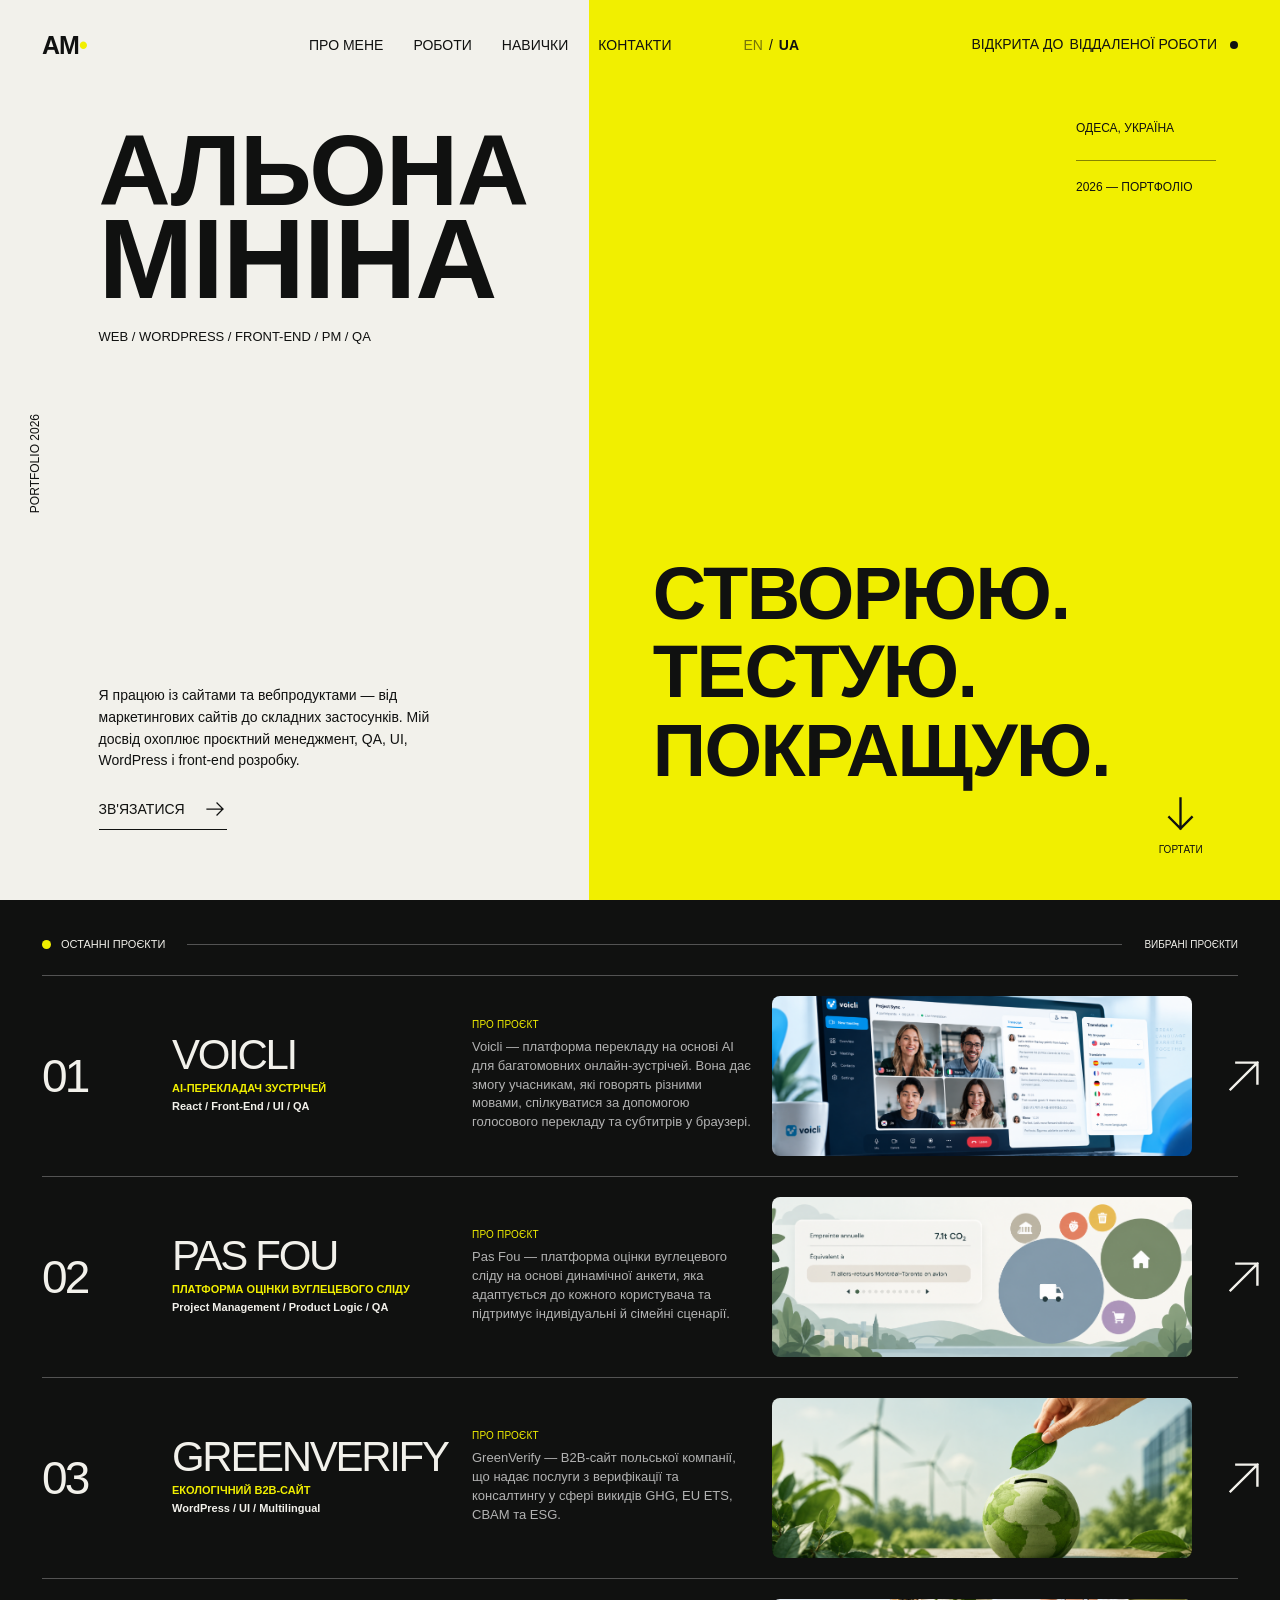
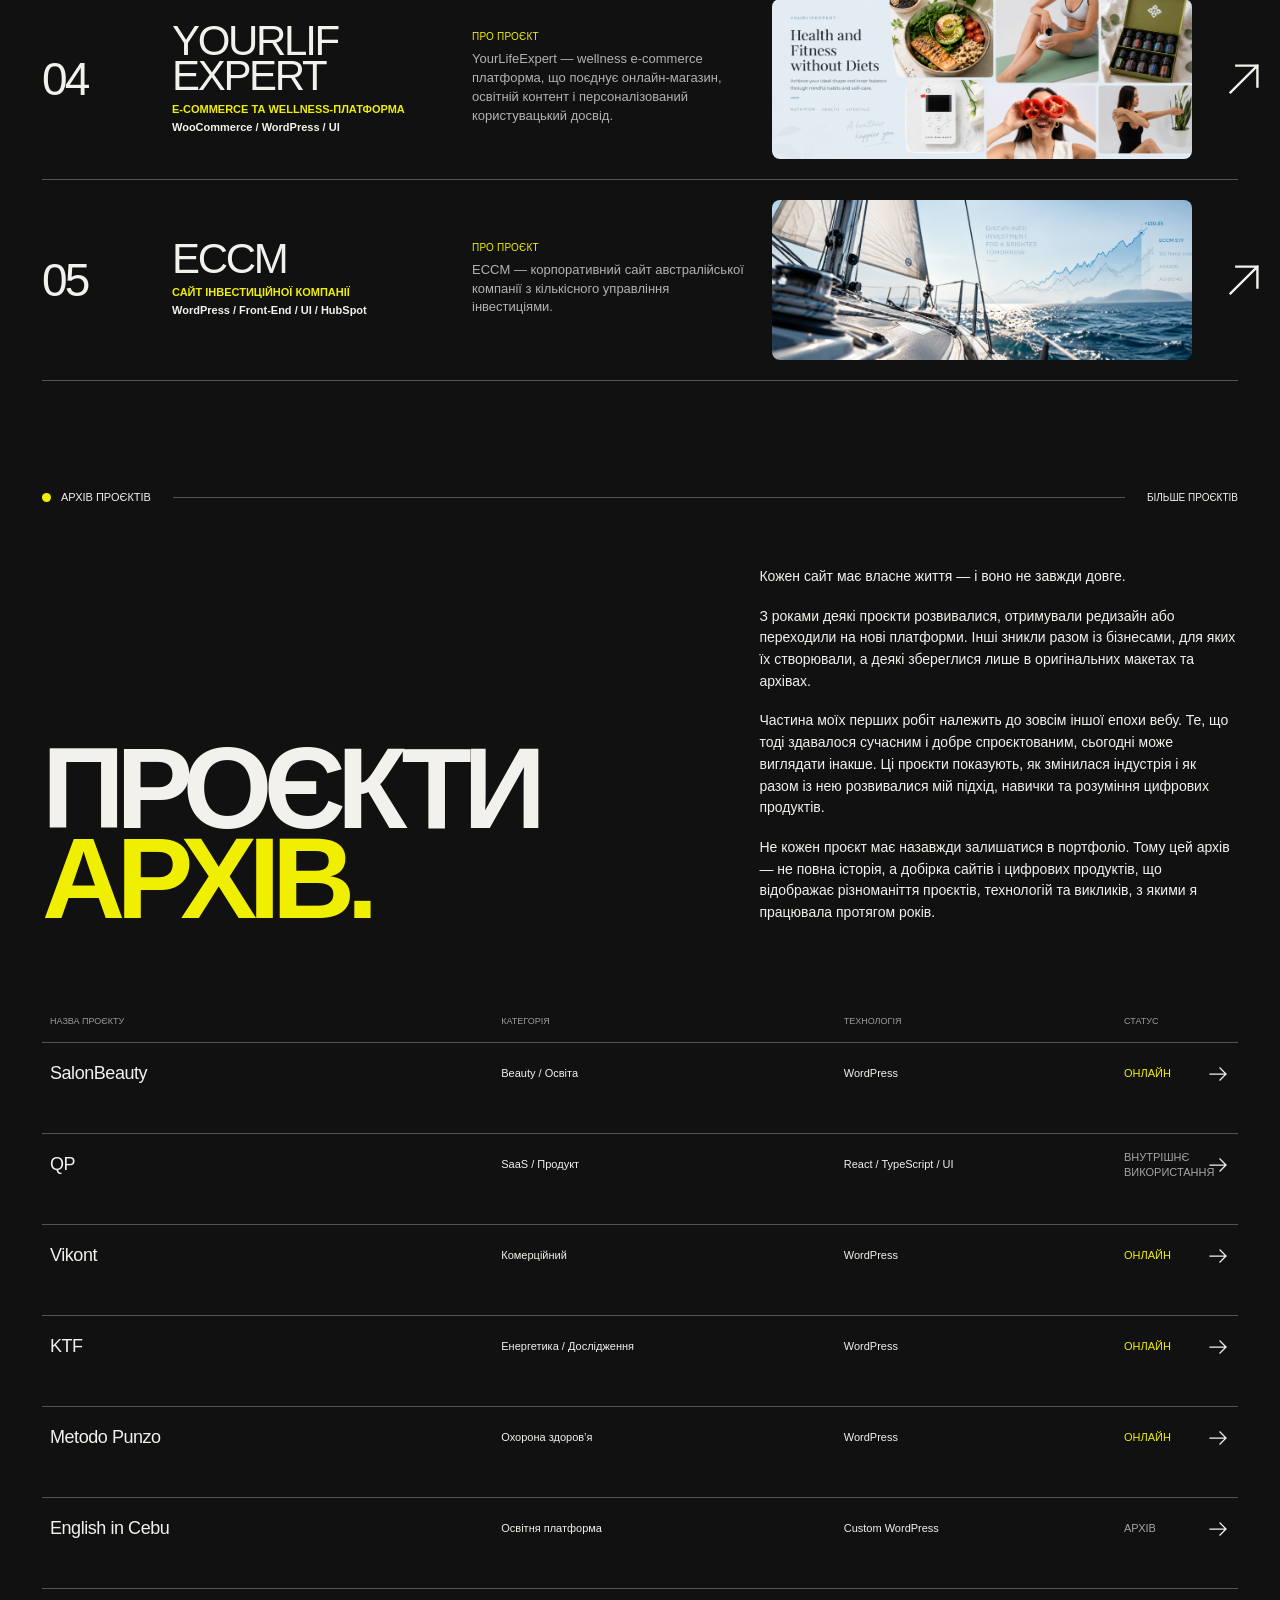
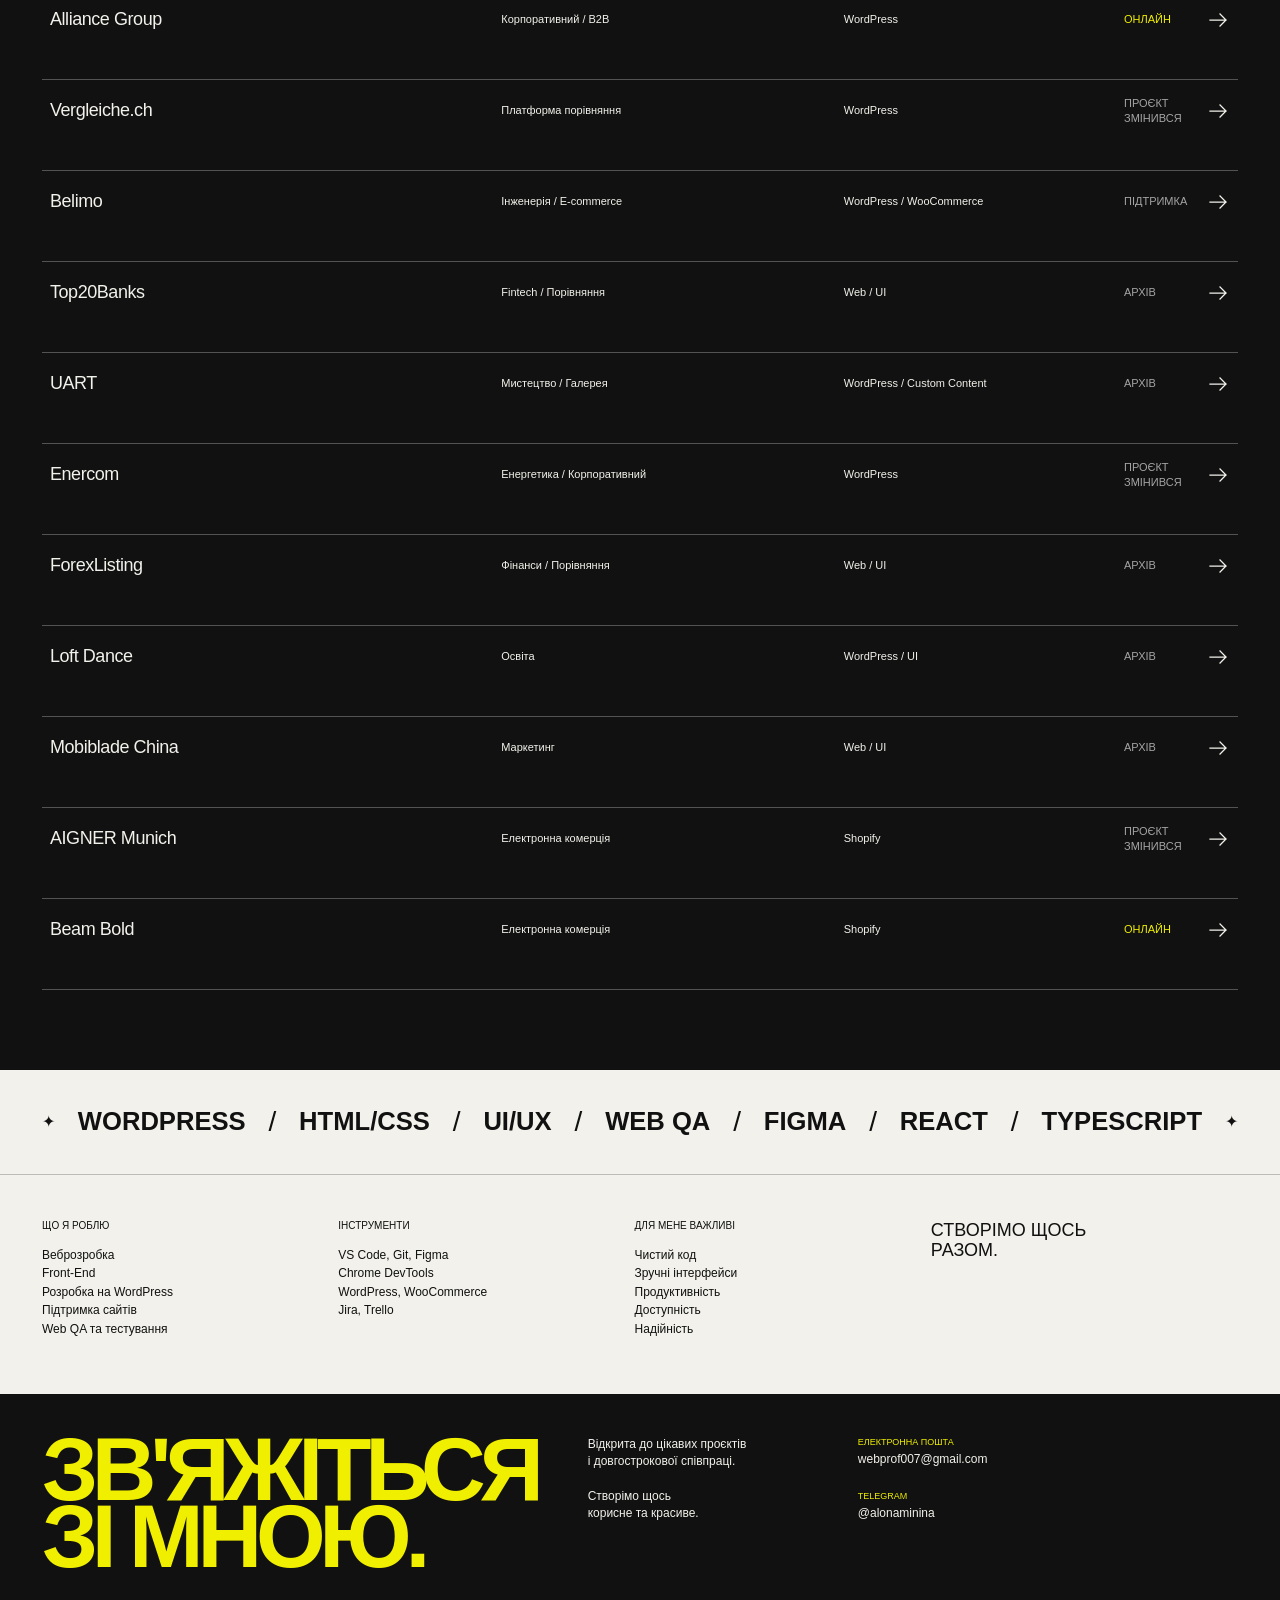
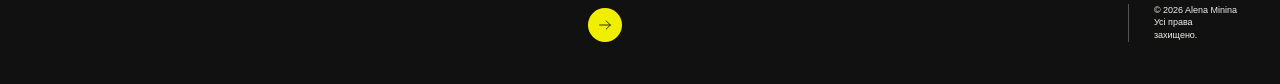
<file: uk/index.html>
<!DOCTYPE html>
<html lang="uk">
<head>
  <meta charset="UTF-8">
  <meta name="viewport" content="width=device-width, initial-scale=1.0">
  <base href="../">

  <title>Alena Minina — Портфоліо</title>
  <meta
    name="description"
    content="Портфоліо Алени Мініної — Web, WordPress, Front-End, UI та Web QA."
  >

  <link rel="canonical" href="/uk/">
  <link rel="alternate" hreflang="en" href="/">
  <link rel="alternate" hreflang="uk" href="/uk/">
  <link rel="alternate" hreflang="x-default" href="/">
  <meta property="og:title" content="Alena Minina — Портфоліо">
  <meta property="og:description" content="Портфоліо Алени Мініної — Web, WordPress, Front-End, UI та Web QA.">
  <meta property="og:locale" content="uk_UA">

  <link rel="icon" href="assets/favicon.svg" type="image/svg+xml">
  <link rel="stylesheet" href="css/style.css">
</head>

<body>

  <header class="header">
    <a class="logo" href="/uk/#top">AM<span>•</span></a>

    <nav class="nav" aria-label="Main navigation">
      <a href="/uk/#about">ПРО МЕНЕ</a>
      <a href="/uk/#work">РОБОТИ</a>
      <a href="/uk/#skills">НАВИЧКИ</a>
      <a href="/uk/#contact">КОНТАКТИ</a>
    </nav>

    <div class="availability">
      <span>ВІДКРИТА ДО</span>
      <span>ВІДДАЛЕНОЇ РОБОТИ</span>
      <i></i>
    </div>
          <nav class="language-switcher" aria-label="Перемикач мови">
      <a href="/">EN</a><span aria-hidden="true">/</span><a href="/uk/" aria-current="page">UA</a>
    </nav>
  </header>


  <main>

    <!-- HERO -->
    <section class="hero" id="top">

      <div class="hero__left">

        <div class="hero__name hero__name--uk">
          <h1>
            <span>АЛЬОНА</span><br>
            <span class="hero__name-minina">МІНІНА</span>
          </h1>

          <p class="hero__roles">
            WEB / WORDPRESS / FRONT-END / PM / QA
          </p>
        </div>

        <div class="hero__intro" id="about">
          <p>
            Я працюю із сайтами та вебпродуктами — від маркетингових сайтів до складних застосунків. Мій досвід охоплює проєктний менеджмент, QA, UI, WordPress і front-end розробку.
          </p>

          <a class="text-link" href="/uk/#work">
            ЗВ'ЯЗАТИСЯ
            <span class="icon-arrow" aria-hidden="true"><svg viewBox="0 0 24 24" focusable="false"><path d="M4 12h16M14 6l6 6-6 6" /></svg></span>
          </a>
        </div>

        <div class="hero__vertical">
          PORTFOLIO 2026
        </div>

      </div>


      <div class="hero__right">

        <div class="hero__meta">
          <p>
            ОДЕСА, УКРАЇНА
          </p>

          <span>2026 — ПОРТФОЛІО</span>
        </div>

        <div class="hero__statement hero__statement--uk">
          <strong>
            СТВОРЮЮ.<br>
            ТЕСТУЮ.<br>
            ПОКРАЩУЮ.
          </strong>
        </div>

        <a class="scroll-link" href="/uk/#work">
          <span class="icon-arrow icon-arrow--down" aria-hidden="true"><svg viewBox="0 0 24 24" focusable="false"><path d="M12 4v16M6 14l6 6 6-6" /></svg></span>
          ГОРТАТИ
        </a>

      </div>

    </section>


    <!-- WORK -->
    <section class="works" id="work">

      <div class="section-heading">
        <div class="section-heading__title">
          <i></i>
              <span>ОСТАННІ ПРОЄКТИ</span>
        </div>

        <div class="section-heading__line"></div>

        <span class="section-heading__small">
          ВИБРАНІ ПРОЄКТИ
        </span>
      </div>


      <article class="project">
        <h2 class="project__heading">
          <button class="project__summary" type="button" id="project-voicli-trigger" aria-expanded="false" aria-controls="project-voicli-details">
            <span class="project__number">01</span>
            <span class="project__info">
              <span class="project__title">VOICLI</span>
              <span class="project__category">AI Meeting Translator</span>
              <span class="project__stack">React / Front-End / UI / QA</span>
            </span>
            <span class="project__summary-about">
              <span class="project__summary-about-label">About the Project</span>
              <span>Voicli is a real-time AI translation platform for multilingual online meetings. It enables participants speaking different languages to communicate using live voice translation and translated subtitles directly in the browser.</span>
            </span>
            <span class="project__preview" aria-hidden="true">
              <img src="assets/images/projects/voicli-translatio.png" alt="Voicli AI meeting translation interface">
            </span>
            <span class="project__arrow" aria-hidden="true"><svg viewBox="0 0 24 24" focusable="false"><path d="M5 19 19 5M8 5h11v11" /></svg></span>
          </button>
        </h2>

        <div class="project__details" id="project-voicli-details" role="region" aria-labelledby="project-voicli-trigger" aria-hidden="true">
          <div class="project__details-inner">
            <div class="project__case project__case--split">

              <div class="project__case-content">
                <section class="project__block">
                  <h3>My Role</h3>
                  <ul class="project__list">
                    <li>Front-End Developer</li>
                    <li>UI Designer</li>
                    <li>QA</li>
                  </ul>
                </section>

                <section class="project__block">
                  <h3>Project Context</h3>
                  <p>The product was built from the ground up by a two-person development team. I was responsible for the front-end and worked directly with the back-end developer.</p>
                </section>

                <section class="project__block project__block--wide">
                  <h3>My Contribution</h3>
                  <p>Built and developed the product interface from scratch, covering UI design and front-end implementation as well as a significant part of product logic and end-to-end testing.</p>
                </section>

                <section class="project__block project__block--wide">
                  <h3>Focus Areas</h3>
                  <ul class="project__focus-list">
                    <li>UI design</li>
                    <li>Front-end development</li>
                    <li>Product logic and user flows</li>
                    <li>Responsive interfaces</li>
                    <li>Meeting and pre-join flows</li>
                    <li>Contacts and user management</li>
                    <li>Onboarding</li>
                    <li>Multilingual interface</li>
                    <li>20 locales</li>
                    <li>RTL support</li>
                    <li>Functional testing</li>
                    <li>UI testing</li>
                    <li>Edge-case testing</li>
                    <li>SEO and localized content</li>
                  </ul>
                </section>

                <section class="project__block project__block--wide">
                  <h3>Stack</h3>
                  <ul class="project__stack-list">
                    <li>React</li>
                    <li>Front-End</li>
                    <li>UI</li>
                    <li>QA</li>
                    <li>i18n</li>
                  </ul>
                </section>
              </div>

              <div class="project__gallery" aria-label="Voicli project screenshots">
                <img src="assets/images/projects/portfolio-screenshots/recent-work/voicli/voicli-01.webp" alt="Voicli project screenshot 1" loading="lazy">
                <img src="assets/images/projects/portfolio-screenshots/recent-work/voicli/voicli-02.webp" alt="Voicli project screenshot 2" loading="lazy">
                <img src="assets/images/projects/portfolio-screenshots/recent-work/voicli/voicli-03.webp" alt="Voicli project screenshot 3" loading="lazy">
              </div>

              <div class="project__live-row">
                <a class="project__live" href="https://voicli.com/" target="_blank" rel="noopener noreferrer">View Live <span class="icon-arrow icon-arrow--external" aria-hidden="true"><svg viewBox="0 0 24 24" focusable="false"><path d="M5 19 19 5M8 5h11v11" /></svg></span></a>
              </div>
            </div>
          </div>
        </div>
      </article>


      <article class="project">
        <h2 class="project__heading">
          <button class="project__summary" type="button" id="project-pas-fou-trigger" aria-expanded="false" aria-controls="project-pas-fou-details">
            <span class="project__number">02</span>
            <span class="project__info">
              <span class="project__title">PAS FOU</span>
              <span class="project__category">Carbon Footprint Platform</span>
              <span class="project__stack">Project Management / Product Logic / QA</span>
            </span>
            <span class="project__summary-about">
              <span class="project__summary-about-label">About the Project</span>
              <span>Pas Fou is a carbon footprint platform built around a dynamic questionnaire that adapts to each user and supports individual and household scenarios.</span>
            </span>
            <span class="project__preview" aria-hidden="true">
              <img src="assets/images/projects/pasfou.png" alt="Pas Fou carbon footprint platform">
            </span>
            <span class="project__arrow" aria-hidden="true"><svg viewBox="0 0 24 24" focusable="false"><path d="M5 19 19 5M8 5h11v11" /></svg></span>
          </button>
        </h2>

        <div class="project__details" id="project-pas-fou-details" role="region" aria-labelledby="project-pas-fou-trigger" aria-hidden="true">
          <div class="project__details-inner">
            <div class="project__case project__case--pas-fou">
              <div class="project__case-lead">
                <figure class="project__featured-shot">
                  <img src="assets/images/projects/portfolio-screenshots/recent-work/pas-fou/pas-fou-01.webp" alt="Pas Fou project screenshot 1" loading="lazy">
                </figure>
                <section class="project__block">
                  <h3>About the Project</h3>
                  <p>Pas Fou is a carbon footprint assessment platform that helps users calculate and understand their environmental impact and identify actions they can take to reduce their emissions.</p>
                  <p>The core of the product is a complex dynamic questionnaire covering different areas of everyday life.</p>
                  <p>Unlike a traditional linear survey, the questionnaire adapts its structure to each user. Answers can dynamically create individual entities — such as vehicles or household members — which then become part of subsequent question flows.</p>
                  <p>Questions can be repeated, adapted or conditionally displayed for each specific entity.</p>
                  <p>Users can calculate not only their own footprint but also work with household members and provide answers on their behalf.</p>
                  <p>After completing the assessment, users can choose actions they are willing to take to reduce their emissions and track the resulting reduction impact.</p>
                </section>
              </div>

              <div class="project__case-content">
                <section class="project__block">
                  <h3>My Role</h3>
                  <ul class="project__list">
                    <li>Project Management</li>
                    <li>Product Logic</li>
                    <li>QA</li>
                  </ul>
                </section>

                <section class="project__block project__block--wide">
                  <h3>My Contribution</h3>
                  <p>Worked on product logic, requirements, development coordination and testing of a complex questionnaire-driven system.</p>
                  <p>A key part of the product was the dynamic entity logic.</p>
                  <p><strong>Example:</strong> A user can specify that they own three vehicles. The system creates three separate vehicle entities. The user can name each vehicle. Later questions related to vehicles are generated and answered separately for each specific vehicle.</p>
                  <p>The same principle applies to household members and other dependent scenarios.</p>
                </section>

                <section class="project__block project__block--wide">
                  <h3>Focus Areas</h3>
                  <ul class="project__focus-list">
                    <li>Product logic and requirements</li>
                    <li>Complex questionnaire architecture</li>
                    <li>Conditional and dependent question flows</li>
                    <li>Multiple question types</li>
                    <li>Text answers</li>
                    <li>Numeric answers</li>
                    <li>Dynamic user-created entities</li>
                    <li>Entity-specific answers</li>
                    <li>Household member scenarios</li>
                    <li>Functional testing</li>
                    <li>UI testing</li>
                    <li>Edge-case testing</li>
                    <li>Bug reporting and verification</li>
                    <li>Development coordination</li>
                    <li>Carbon footprint calculation flows</li>
                    <li>Reduction actions and recommendations</li>
                  </ul>
                </section>

                <section class="project__block">
                  <h3>Stack</h3>
                  <ul class="project__list">
                    <li>Project Management</li>
                    <li>Product Logic</li>
                    <li>QA</li>
                  </ul>
                </section>

                <section class="project__block project__block--wide project__logic">
                  <h3>Dynamic Question Logic</h3>
                  <ol class="project__flow">
                    <li>Answer</li>
                    <li>Create entities</li>
                    <li>Name entities</li>
                    <li>Generate dependent questions</li>
                    <li>Store entity-specific answers</li>
                  </ol>
                </section>
              </div>

              <div class="project__gallery" aria-label="Pas Fou project screenshots">
                <img src="assets/images/projects/portfolio-screenshots/recent-work/pas-fou/pas-fou-02.webp" alt="Pas Fou project screenshot 2" loading="lazy">
                <img src="assets/images/projects/portfolio-screenshots/recent-work/pas-fou/pas-fou-03.webp" alt="Pas Fou project screenshot 3" loading="lazy">
                <img src="assets/images/projects/portfolio-screenshots/recent-work/pas-fou/pas-fou-04.webp" alt="Pas Fou project screenshot 4" loading="lazy">
                <img src="assets/images/projects/portfolio-screenshots/recent-work/pas-fou/pas-fou-06.webp" alt="Pas Fou project screenshot 6" loading="lazy">
                <img src="assets/images/projects/portfolio-screenshots/recent-work/pas-fou/pas-fou-05.webp" alt="Pas Fou project screenshot 5" loading="lazy">
                <img src="assets/images/projects/portfolio-screenshots/recent-work/pas-fou/pas-fou-07.webp" alt="Pas Fou project screenshot 7" loading="lazy">
              </div>

              <div class="project__live-row">
                <a class="project__live" href="https://pasfou.app/" target="_blank" rel="noopener noreferrer">View Live <span class="icon-arrow icon-arrow--external" aria-hidden="true"><svg viewBox="0 0 24 24" focusable="false"><path d="M5 19 19 5M8 5h11v11" /></svg></span></a>
              </div>
            </div>
          </div>
        </div>
      </article>


      <article class="project">
        <h2 class="project__heading">
          <button class="project__summary" type="button" id="project-greenverify-trigger" aria-expanded="false" aria-controls="project-greenverify-details">
            <span class="project__number">03</span>
            <span class="project__info">
              <span class="project__title">GREENVERIFY</span>
              <span class="project__category">Environmental B2B Website</span>
              <span class="project__stack">WordPress / UI / Multilingual</span>
            </span>
            <span class="project__summary-about">
              <span class="project__summary-about-label">About the Project</span>
              <span>GreenVerify is a B2B website for a Polish company providing verification and consulting services in GHG emissions, EU ETS, CBAM and ESG.</span>
            </span>
            <span class="project__preview" aria-hidden="true">
              <img src="assets/images/projects/GREENVERIFY.png" alt="GreenVerify environmental website">
            </span>
            <span class="project__arrow" aria-hidden="true"><svg viewBox="0 0 24 24" focusable="false"><path d="M5 19 19 5M8 5h11v11" /></svg></span>
          </button>
        </h2>

        <div class="project__details" id="project-greenverify-details" role="region" aria-labelledby="project-greenverify-trigger" aria-hidden="true">
          <div class="project__details-inner">
            <div class="project__case project__case--split">

              <div class="project__case-content">
                <section class="project__block">
                  <h3>My Role</h3>
                  <ul class="project__list">
                    <li>Web Designer</li>
                    <li>WordPress Developer</li>
                  </ul>
                </section>

                <section class="project__block project__block--wide">
                  <h3>My Contribution</h3>
                  <p>Created the website from the ground up with very limited initial input from the client.</p>
                  <p>Developed the visual direction, page structure and UI, and implemented the complete multilingual WordPress website.</p>
                </section>

                <section class="project__block">
                  <h3>Focus Areas</h3>
                  <ul class="project__focus-list project__focus-list--single">
                    <li>Web design</li>
                    <li>Page structure</li>
                    <li>UI</li>
                    <li>WordPress development</li>
                    <li>Responsive development</li>
                    <li>Multilingual website</li>
                    <li>Content structure</li>
                  </ul>
                </section>

                <section class="project__block">
                  <h3>Stack</h3>
                  <ul class="project__list">
                    <li>WordPress</li>
                    <li>UI</li>
                    <li>Responsive Development</li>
                    <li>Multilingual</li>
                  </ul>
                </section>
              </div>

              <div class="project__gallery" aria-label="GreenVerify project screenshots">
                <img src="assets/images/projects/portfolio-screenshots/recent-work/greenverify/greenverify-03.webp" alt="GreenVerify project screenshot 3" loading="lazy">
                <img src="assets/images/projects/portfolio-screenshots/recent-work/greenverify/greenverify-02.webp" alt="GreenVerify project screenshot 2" loading="lazy">
                <img src="assets/images/projects/portfolio-screenshots/recent-work/greenverify/greenverify-01.webp" alt="GreenVerify project screenshot 1" loading="lazy">
              </div>

              <div class="project__live-row">
                <a class="project__live" href="https://www.greenverify.pl/" target="_blank" rel="noopener noreferrer">View Live <span class="icon-arrow icon-arrow--external" aria-hidden="true"><svg viewBox="0 0 24 24" focusable="false"><path d="M5 19 19 5M8 5h11v11" /></svg></span></a>
              </div>
            </div>
          </div>
        </div>
      </article>


      <article class="project">
        <h2 class="project__heading">
          <button class="project__summary" type="button" id="project-yourlifexpert-trigger" aria-expanded="false" aria-controls="project-yourlifexpert-details">
            <span class="project__number">04</span>
            <span class="project__info">
              <span class="project__title">YOURLIF<wbr>EXPERT</span>
              <span class="project__category">E-commerce &amp; Wellness Platform</span>
              <span class="project__stack">WooCommerce / WordPress / UI</span>
            </span>
            <span class="project__summary-about">
              <span class="project__summary-about-label">About the Project</span>
              <span>YourLifeExpert is an established wellness e-commerce platform combining an online store, educational content and a personalized user experience.</span>
            </span>
            <span class="project__preview" aria-hidden="true">
              <img src="assets/images/projects/yourlifexpert.png" alt="YourLifeExpert wellness e-commerce website">
            </span>
            <span class="project__arrow" aria-hidden="true"><svg viewBox="0 0 24 24" focusable="false"><path d="M5 19 19 5M8 5h11v11" /></svg></span>
          </button>
        </h2>

        <div class="project__details" id="project-yourlifexpert-details" role="region" aria-labelledby="project-yourlifexpert-trigger" aria-hidden="true">
          <div class="project__details-inner">
            <div class="project__case project__case--split">

              <div class="project__case-content">
                <section class="project__block">
                  <h3>My Role</h3>
                  <ul class="project__list">
                    <li>WordPress / WooCommerce Development</li>
                    <li>UI</li>
                  </ul>
                </section>

                <section class="project__block">
                  <h3>Project Context</h3>
                  <p>This was an existing WordPress/WooCommerce project rather than a website built from scratch.</p>
                </section>

                <section class="project__block project__block--wide">
                  <h3>My Contribution</h3>
                  <p>Worked within the existing website and improved key parts of the product.</p>
                  <p>Redesigned and rebuilt a number of main pages. Improved and developed the online store. Implemented and configured a registration questionnaire used to collect additional user information during the onboarding process.</p>
                </section>

                <section class="project__block">
                  <h3>Focus Areas</h3>
                  <ul class="project__focus-list project__focus-list--single">
                    <li>Redesign of key pages</li>
                    <li>WordPress development</li>
                    <li>WooCommerce</li>
                    <li>Online store improvements</li>
                    <li>UI improvements</li>
                    <li>Registration questionnaire</li>
                    <li>User onboarding flow</li>
                    <li>Existing project maintenance and development</li>
                  </ul>
                </section>

                <section class="project__block">
                  <h3>Stack</h3>
                  <ul class="project__list">
                    <li>WordPress</li>
                    <li>WooCommerce</li>
                    <li>UI</li>
                  </ul>
                </section>
              </div>

              <div class="project__gallery" aria-label="YourLifeExpert project screenshots">
                <img src="assets/images/projects/portfolio-screenshots/recent-work/yourlifexpert/yourlifexpert-01.webp" alt="YourLifeExpert project screenshot 1" loading="lazy">
                <img src="assets/images/projects/portfolio-screenshots/recent-work/yourlifexpert/yourlifexpert-03.webp" alt="YourLifeExpert project screenshot 3" loading="lazy">
                <img src="assets/images/projects/portfolio-screenshots/recent-work/yourlifexpert/yourlifexpert-02.webp" alt="YourLifeExpert project screenshot 2" loading="lazy">
              </div>

              <div class="project__live-row">
                <a class="project__live" href="https://yourlifexpert.com/" target="_blank" rel="noopener noreferrer">View Live <span class="icon-arrow icon-arrow--external" aria-hidden="true"><svg viewBox="0 0 24 24" focusable="false"><path d="M5 19 19 5M8 5h11v11" /></svg></span></a>
              </div>
            </div>
          </div>
        </div>
      </article>


      <article class="project">
        <h2 class="project__heading">
          <button class="project__summary" type="button" id="project-eccm-trigger" aria-expanded="false" aria-controls="project-eccm-details">
            <span class="project__number">05</span>
            <span class="project__info">
              <span class="project__title">ECCM</span>
              <span class="project__category">Investment Management Website</span>
              <span class="project__stack">WordPress / Front-End / UI / HubSpot</span>
            </span>
            <span class="project__summary-about">
              <span class="project__summary-about-label">About the Project</span>
              <span>ECCM is a corporate website for an Australian quantitative investment management company.</span>
            </span>
            <span class="project__preview" aria-hidden="true">
              <img src="assets/images/projects/eccm.png" alt="ECCM investment management website">
            </span>
            <span class="project__arrow" aria-hidden="true"><svg viewBox="0 0 24 24" focusable="false"><path d="M5 19 19 5M8 5h11v11" /></svg></span>
          </button>
        </h2>

        <div class="project__details" id="project-eccm-details" role="region" aria-labelledby="project-eccm-trigger" aria-hidden="true">
          <div class="project__details-inner">
            <div class="project__case project__case--split">

              <div class="project__case-content">
                <section class="project__block">
                  <h3>My Role</h3>
                  <ul class="project__list">
                    <li>Web Designer</li>
                    <li>WordPress Developer</li>
                  </ul>
                </section>

                <section class="project__block project__block--wide">
                  <h3>My Contribution</h3>
                  <p>Designed and developed the website from the ground up based on the client's requirements.</p>
                  <p>Created the page structure and visual interface, implemented the responsive WordPress website and integrated HubSpot for lead/contact management.</p>
                </section>

                <section class="project__block">
                  <h3>Focus Areas</h3>
                  <ul class="project__focus-list project__focus-list--single">
                    <li>Web design</li>
                    <li>Page structure</li>
                    <li>WordPress development</li>
                    <li>Responsive development</li>
                    <li>UI implementation</li>
                    <li>HubSpot integration</li>
                  </ul>
                </section>

                <section class="project__block">
                  <h3>Stack</h3>
                  <ul class="project__list">
                    <li>WordPress</li>
                    <li>Front-End</li>
                    <li>UI</li>
                    <li>HubSpot</li>
                  </ul>
                </section>
              </div>

              <div class="project__gallery" aria-label="ECCM project screenshots">
                <img src="assets/images/projects/portfolio-screenshots/recent-work/eccm/eccm-01.webp" alt="ECCM project screenshot 1" loading="lazy">
                <img src="assets/images/projects/portfolio-screenshots/recent-work/eccm/eccm-02.webp" alt="ECCM project screenshot 2" loading="lazy">
                <img src="assets/images/projects/portfolio-screenshots/recent-work/eccm/eccm-03.webp" alt="ECCM project screenshot 3" loading="lazy">
              </div>

              <div class="project__live-row">
                <a class="project__live" href="https://www.eccm.com.au/" target="_blank" rel="noopener noreferrer">View Live <span class="icon-arrow icon-arrow--external" aria-hidden="true"><svg viewBox="0 0 24 24" focusable="false"><path d="M5 19 19 5M8 5h11v11" /></svg></span></a>
              </div>
            </div>
          </div>
        </div>
      </article>


      <section class="archive" aria-labelledby="archive-title">
        <div class="section-heading">
          <div class="section-heading__title">
            <i></i>
              <span>АРХІВ ПРОЄКТІВ</span>
          </div>

          <div class="section-heading__line"></div>

          <span class="section-heading__small">
          БІЛЬШЕ ПРОЄКТІВ
          </span>
        </div>

        <div class="archive__intro-grid">
          <h2 class="archive__title" id="archive-title">
            ПРОЄКТИ<br>
            <span>АРХІВ.</span>
          </h2>

          <div class="archive__intro">
            <p>
              Кожен сайт має власне життя — і воно не завжди довге.
            </p>
            <p>
              З роками деякі проєкти розвивалися, отримували редизайн або переходили
              на нові платформи. Інші зникли разом із бізнесами, для яких їх створювали,
              а деякі збереглися лише в оригінальних макетах та архівах.
            </p>
            <p>
              Частина моїх перших робіт належить до зовсім іншої епохи вебу.
              Те, що тоді здавалося сучасним і добре спроєктованим, сьогодні може
              виглядати інакше. Ці проєкти показують, як змінилася індустрія і як разом
              із нею розвивалися мій підхід, навички та розуміння цифрових продуктів.
            </p>
            <p>
              Не кожен проєкт має назавжди залишатися в портфоліо. Тому цей архів —
              не повна історія, а добірка сайтів і цифрових продуктів, що відображає
              різноманіття проєктів, технологій та викликів, з якими я працювала протягом років.
            </p>
          </div>
        </div>

        <div class="archive__content">
          <div class="archive__table">
            <div class="archive__columns" aria-hidden="true">
              <span>Назва проєкту</span><span>Категорія</span><span>Технологія</span><span>Статус</span><span></span>
            </div>

            <ul class="archive__list">
              <li>
                <button class="archive__row" type="button" aria-expanded="false" aria-controls="archive-details-01" data-name="AIGNER Munich" data-category="E-commerce">
                  <span class="archive__name">AIGNER Munich</span>
                  <span class="archive__category">E-commerce</span>
                  <span class="archive__technology">Shopify</span>
                  <span class="archive__status archive__status--live">Live</span>
                  <span class="archive__arrow" aria-hidden="true">→</span>
                </button>
                <div class="archive__details" id="archive-details-01" role="region"><div class="archive__details-inner"><h3>About the Project</h3><p>E-commerce work for an international luxury fashion brand.</p><h3>My Work</h3><p>Details will be added</p><h3>Screenshots</h3><div class="archive__gallery"><div>Screenshot 01</div><div>Screenshot 02</div></div><a class="archive__visit" href="https://www.aignermunich.com/" target="_blank" rel="noopener noreferrer">Visit Website ↗</a></div></div>
              </li>
              <li>
                <button class="archive__row" type="button" aria-expanded="false" aria-controls="archive-details-02" data-name="Beam Bold" data-category="E-commerce">
                  <span class="archive__name">Beam Bold</span>
                  <span class="archive__category">E-commerce</span>
                  <span class="archive__technology">Shopify</span>
                  <span class="archive__status archive__status--live">Live</span>
                  <span class="archive__arrow" aria-hidden="true">→</span>
                </button>
                <div class="archive__details" id="archive-details-02" role="region"><div class="archive__details-inner"><h3>About the Project</h3><p>Fashion e-commerce project built on Shopify.</p><h3>My Work</h3><p>Details will be added</p><h3>Screenshots</h3><div class="archive__gallery"><div>Screenshot 01</div><div>Screenshot 02</div></div><a class="archive__visit" href="https://beambold.com/" target="_blank" rel="noopener noreferrer">Visit Website ↗</a></div></div>
              </li>
              <li>
                <button class="archive__row" type="button" aria-expanded="false" aria-controls="archive-details-03" data-name="Alliance Group" data-category="Corporate">
                  <span class="archive__name">Alliance Group</span>
                  <span class="archive__category">Corporate</span>
                  <span class="archive__technology">WordPress</span>
                  <span class="archive__status archive__status--live">Live</span>
                  <span class="archive__arrow" aria-hidden="true">→</span>
                </button>
                <div class="archive__details" id="archive-details-03" role="region"><div class="archive__details-inner"><h3>About the Project</h3><p>Corporate B2B website presenting company services and expertise.</p><h3>My Work</h3><p>Details will be added</p><h3>Screenshots</h3><div class="archive__gallery"><div>Screenshot 01</div><div>Screenshot 02</div></div><a class="archive__visit" href="https://www.alliance-group.com.ua/" target="_blank" rel="noopener noreferrer">Visit Website ↗</a></div></div>
              </li>
              <li>
                <button class="archive__row" type="button" aria-expanded="false" aria-controls="archive-details-04" data-name="Vergleiche.ch" data-category="Comparison Platform">
                  <span class="archive__name">Vergleiche.ch</span>
                  <span class="archive__category">Comparison Platform</span>
                  <span class="archive__technology">WordPress</span>
                  <span class="archive__status archive__status--live">Live</span>
                  <span class="archive__arrow" aria-hidden="true">→</span>
                </button>
                <div class="archive__details" id="archive-details-04" role="region"><div class="archive__details-inner"><h3>About the Project</h3><p>Swiss product and price comparison platform connecting a large catalogue with multiple online stores.</p><h3>My Work</h3><p>Details will be added</p><h3>Screenshots</h3><div class="archive__gallery"><div>Screenshot 01</div><div>Screenshot 02</div></div><a class="archive__visit" href="https://www.vergleiche.ch/" target="_blank" rel="noopener noreferrer">Visit Website ↗</a></div></div>
              </li>
              <li>
                <button class="archive__row" type="button" aria-expanded="false" aria-controls="archive-details-05" data-name="SalonBeauty" data-category="Education">
                  <span class="archive__name">SalonBeauty</span>
                  <span class="archive__category">Education</span>
                  <span class="archive__technology">WordPress</span>
                  <span class="archive__status archive__status--live">Live</span>
                  <span class="archive__arrow" aria-hidden="true">→</span>
                </button>
                <div class="archive__details" id="archive-details-05" role="region"><div class="archive__details-inner"><h3>About the Project</h3><p>Beauty education platform with courses, services and extensive content.</p><h3>My Work</h3><p>Details will be added</p><h3>Screenshots</h3><div class="archive__gallery"><div>Screenshot 01</div><div>Screenshot 02</div></div><a class="archive__visit" href="https://www.salonbeauty.com.ua/" target="_blank" rel="noopener noreferrer">Visit Website ↗</a></div></div>
              </li>
              <li>
                <button class="archive__row" type="button" data-name="YourLifeExpert" data-category="E-commerce">
                  <span class="archive__name">YourLifeExpert</span>
                  <span class="archive__category">E-commerce</span>
                  <span class="archive__technology">WooCommerce</span>
                  <span class="archive__status archive__status--live">Live</span>
                  <span class="archive__arrow" aria-hidden="true">→</span>
                </button>
              </li>
              <li>
                <button class="archive__row" type="button" data-name="Metodo Punzo" data-category="Healthcare">
                  <span class="archive__name">Metodo Punzo</span>
                  <span class="archive__category">Healthcare</span>
                  <span class="archive__technology">WordPress</span>
                  <span class="archive__status archive__status--live">Live</span>
                  <span class="archive__arrow" aria-hidden="true">→</span>
                </button>
              </li>
              <li>
                <button class="archive__row" type="button" data-name="ECCM" data-category="Finance" data-preview="assets/images/projects/eccm-home.svg">
                  <span class="archive__name">ECCM</span>
                  <span class="archive__category">Finance</span>
                  <span class="archive__technology">WordPress</span>
                  <span class="archive__status archive__status--live">Live</span>
                  <span class="archive__arrow" aria-hidden="true">→</span>
                </button>
              </li>
              <li>
                <button class="archive__row" type="button" data-name="Vikont" data-category="Commercial">
                  <span class="archive__name">Vikont</span>
                  <span class="archive__category">Commercial</span>
                  <span class="archive__technology">WordPress</span>
                  <span class="archive__status archive__status--live">Live</span>
                  <span class="archive__arrow" aria-hidden="true">→</span>
                </button>
              </li>
              <li>
                <button class="archive__row" type="button" data-name="Top20Banks" data-category="Fintech / Comparison">
                  <span class="archive__name">Top20Banks</span>
                  <span class="archive__category">Fintech / Comparison</span>
                  <span class="archive__technology">Web / UI</span>
                  <span class="archive__status">Archive</span>
                  <span class="archive__arrow" aria-hidden="true">→</span>
                </button>
              </li>
              <li>
                <button class="archive__row" type="button" data-name="Mobiblade China" data-category="Marketing">
                  <span class="archive__name">Mobiblade China</span>
                  <span class="archive__category">Marketing</span>
                  <span class="archive__technology">Web / UI</span>
                  <span class="archive__status">Archive</span>
                  <span class="archive__arrow" aria-hidden="true">→</span>
                </button>
              </li>
              <li>
                <button class="archive__row" type="button" data-name="Loft Dance" data-category="Education">
                  <span class="archive__name">Loft Dance</span>
                  <span class="archive__category">Education</span>
                  <span class="archive__technology">WordPress</span>
                  <span class="archive__status">Archive</span>
                  <span class="archive__arrow" aria-hidden="true">→</span>
                </button>
              </li>
              <li>
                <button class="archive__row" type="button" data-name="ForexListing" data-category="Finance">
                  <span class="archive__name">ForexListing</span>
                  <span class="archive__category">Finance</span>
                  <span class="archive__technology">Web / UI</span>
                  <span class="archive__status">Archive</span>
                  <span class="archive__arrow" aria-hidden="true">→</span>
                </button>
              </li>
              <li>
                <button class="archive__row" type="button" data-name="English in Cebu" data-category="Education Platform" data-preview="assets/images/projects/cebu-home.svg">
                  <span class="archive__name">English in Cebu</span>
                  <span class="archive__category">Education Platform</span>
                  <span class="archive__technology">Custom WordPress</span>
                  <span class="archive__status">Archive</span>
                  <span class="archive__arrow" aria-hidden="true">→</span>
                </button>
              </li>
              <li>
                <button class="archive__row" type="button" data-name="Enercom" data-category="Energy">
                  <span class="archive__name">Enercom</span>
                  <span class="archive__category">Energy</span>
                  <span class="archive__technology">WordPress</span>
                  <span class="archive__status">Archive</span>
                  <span class="archive__arrow" aria-hidden="true">→</span>
                </button>
              </li>
              <li>
                <button class="archive__row" type="button" data-name="Belimo" data-category="Engineering">
                  <span class="archive__name">Belimo</span>
                  <span class="archive__category">Engineering</span>
                  <span class="archive__technology">WordPress</span>
                  <span class="archive__status">Archive</span>
                  <span class="archive__arrow" aria-hidden="true">→</span>
                </button>
              </li>
            </ul>
          </div>

        </div>
      </section>

    </section>


    <!-- SKILLS -->
    <section class="skills" id="skills">

      <div class="skills__ticker">
        <span>✦</span>
        <strong>WORDPRESS</strong>
        <i>/</i>
        <strong>HTML/CSS</strong>
        <i>/</i>
        <strong>UI/UX</strong>
        <i>/</i>
        <strong>WEB QA</strong>
        <i>/</i>
        <strong>FIGMA</strong>
        <i>/</i>
        <strong>REACT</strong>
        <i>/</i>
        <strong>TYPESCRIPT</strong>
        <span>✦</span>
      </div>

      <div class="skills__content">

        <div>
          <span class="label">ЩО Я РОБЛЮ</span>

          <p>
            Веброзробка<br>
            Front-End<br>
            Розробка на WordPress<br>
            Підтримка сайтів<br>
            Web QA та тестування
          </p>
        </div>

        <div>
          <span class="label">ІНСТРУМЕНТИ</span>

          <p>
            VS Code, Git, Figma<br>
            Chrome DevTools<br>
            WordPress, WooCommerce<br>
            Jira, Trello
          </p>
        </div>

        <div>
          <span class="label">ДЛЯ МЕНЕ ВАЖЛИВІ</span>

          <p>
            Чистий код<br>
            Зручні інтерфейси<br>
            Продуктивність<br>
            Доступність<br>
            Надійність
          </p>
        </div>

        <div class="skills__statement">
          СТВОРІМО ЩОСЬ<br>
          РАЗОМ.
        </div>

      </div>

    </section>


    <!-- CONTACT -->
    <footer class="footer" id="contact">

      <div class="footer__title">
        ЗВ'ЯЖІТЬСЯ<br>
        ЗІ МНОЮ.
      </div>

      <div class="footer__intro">
        <p>
          Відкрита до цікавих проєктів<br>
          і довгострокової співпраці.<br><br>
          Створімо щось<br>
          корисне та красиве.
        </p>

        <span class="circle-link icon-arrow" aria-hidden="true">
          <svg viewBox="0 0 24 24" focusable="false"><path d="M4 12h16M14 6l6 6-6 6" /></svg>
        </span>
      </div>

      <div class="footer__contacts">

        <div class="footer__contact">
          <span>ЕЛЕКТРОННА ПОШТА</span>
          <a href="mailto:webprof007@gmail.com">webprof007@gmail.com</a>
        </div>

        <div class="footer__contact">
          <span>TELEGRAM</span>
          <a href="https://t.me/alonaminina" target="_blank" rel="noopener noreferrer">@alonaminina</a>
        </div>

      </div>

      <div class="footer__copyright">
        © 2026 Alena Minina<br>
        Усі права захищено.
      </div>

    </footer>

  </main>

  <script src="js/main.js"></script>

</body>
</html>
</file>
<file: css/style.css>
:root {
  --black: #101110;
  --black-soft: #171918;
  --white: #f2f1eb;
  --yellow: #f1ef00;
  --line-light: rgba(255,255,255,.28);
  --line-dark: rgba(0,0,0,.22);
  --page-padding: 42px;
}

*,
*::before,
*::after {
  box-sizing: border-box;
}

html {
  scroll-behavior: smooth;
}

body {
  margin: 0;
  background: var(--white);
  color: var(--black);
  font-family: Arial, Helvetica, sans-serif;
  font-size: 16px;
  -webkit-font-smoothing: antialiased;
}

a {
  color: inherit;
  text-decoration: none;
}

img {
  display: block;
  max-width: 100%;
}


/* HEADER */

.header {
  position: absolute;
  z-index: 10;
  top: 0;
  left: 0;
  width: 100%;
  height: 90px;
  padding: 0 var(--page-padding);
  display: flex;
  align-items: center;
}

.logo {
  margin-right: auto;
  font-size: 25px;
  font-weight: 800;
  letter-spacing: -1px;
}

.logo span {
  color: var(--yellow);
}

.nav {
  display: flex;
  margin-left: 50px;
  gap: 30px;
  justify-content: center;
  order: 1;
  font-size: 14px;
  text-transform: uppercase;
}

.nav a {
  position: relative;
}

.nav a::after {
  content: "";
  position: absolute;
  left: 0;
  bottom: -5px;
  width: 0;
  height: 1px;
  background: currentColor;
  transition: width .25s ease;
}

.nav a:hover::after {
  width: 100%;
}

.availability {
  order: 3;
  margin-left: auto;
  justify-self: end;
  display: flex;
  align-items: center;
  gap: 6px;
  font-size: 14px;
  text-transform: uppercase;
  line-height: 1.1;
}

.availability span {
  display: block;
}

.availability i {
  width: 8px;
  height: 8px;
  margin-left: 7px;
  border-radius: 50%;
  background: var(--black);
}

.language-switcher {
  order: 2;
  display: flex;
  margin-left: 72px;
  gap: 6px;
  font-size: 14px;
  text-transform: uppercase;
}

.language-switcher a[aria-current="page"] {
  color: inherit;
  font-weight: 600;
}

.language-switcher a:not([aria-current="page"]) {
  opacity: .55;
}


/* HERO */

.hero {
  min-height: 100vh;
  display: grid;
  grid-template-columns: 46% 54%;
}

.hero__left,
.hero__right {
  position: relative;
  min-height: 100vh;
  padding-top: 130px;
}

.hero__left {
  background: var(--white);
  padding-left: 7.7vw;
  padding-right: 5vw;
  display: flex;
  flex-direction: column;
  justify-content: space-between;
  padding-bottom: 60px;
}

.hero__right {
  background: var(--yellow);
  padding-left: 5vw;
  padding-right: 5vw;
}

.hero__name h1 {
  margin: 0;
  font-size: clamp(68px, 8.1vw, 132px);
  line-height: .82;
  letter-spacing: 0;
  font-weight: 600;
}

.hero__name h1 > span {
  font-size: 1.03em;
  letter-spacing: 0;
}

.hero__name--uk h1 {
  font-size: clamp(64px, 7.8vw, 128px);
}

.hero__name--uk h1 > span {
  font-size: 1em;
  letter-spacing: -.01em;
}

.hero__name--uk .hero__name-minina {
  display: inline-block;
  font-size: 1.14em;
  letter-spacing: -.01em;
}

.hero__roles {
  margin-top: 24px;
  font-size: 13px;
  text-transform: uppercase;
}

.hero__intro {
  width: min(350px, 80%);
  margin-bottom: 10px;
}

.hero__intro p {
  font-size: 14px;
  line-height: 1.55;
  margin: 0 0 25px;
}

.text-link {
  display: inline-flex;
  align-items: center;
  gap: 18px;
  padding-bottom: 8px;
  border-bottom: 1px solid var(--black);
  font-size: 14px;
}

.hero__vertical {
  position: absolute;
  left: 28px;
  top: 46%;
  font-size: 12px;
  writing-mode: vertical-rl;
  transform: rotate(180deg);
}

.hero__statement {
  position: absolute;
  left: 5vw;
  bottom: 110px;
}

.hero__statement span {
  display: block;
  font-size: clamp(32px, 3.4vw, 58px);
  line-height: 1;
  margin-bottom: 5px;
}

.hero__statement strong {
  display: block;
  font-size: clamp(78px, 10.3vw, 170px);
  line-height: .82;
  letter-spacing: -.08em;
  font-weight: 700;
}

.hero__statement--uk strong {
  font-size: clamp(40px, 6.8vw, 74px);
  line-height: 1.06;
  letter-spacing: -.02em;
}

.hero__meta {
  position: absolute;
  right: 5vw;
  top: 120px;
  width: 140px;
  font-size: 12px;
  text-transform: uppercase;
  line-height: 1.35;
}

.hero__meta p {
  margin: 0 0 24px;
}

.hero__meta span {
  display: block;
  margin-top: 20px;
  padding-top: 18px;
  border-top: 1px solid rgba(0,0,0,.45);
}

.scroll-link {
  position: absolute;
  right: 6vw;
  bottom: 45px;
  display: flex;
  flex-direction: column;
  align-items: center;
  font-size: 10px;
  gap: 8px;
}

.icon-arrow {
  display: inline-block;
  width: 24px;
  height: 24px;
  flex: 0 0 auto;
}

.icon-arrow--down {
  width: 45px;
  height: 45px;
}

.icon-arrow svg {
  width: 100%;
  height: 100%;
  display: block;
  fill: none;
  stroke: currentColor;
  stroke-width: 1.25;
  stroke-linecap: square;
  stroke-linejoin: miter;
}


/* WORKS */

.works {
  background: var(--black);
  color: var(--white);
  padding: 38px var(--page-padding) 0;
}

.section-heading {
  display: grid;
  grid-template-columns: auto 1fr auto;
  gap: 22px;
  align-items: center;
  padding-bottom: 25px;
}

.section-heading__title {
  display: flex;
  align-items: center;
  gap: 10px;
  font-size: 11px;
}

.section-heading__title i {
  width: 9px;
  height: 9px;
  background: var(--yellow);
  border-radius: 50%;
}

.section-heading__line {
  height: 1px;
  background: var(--line-light);
}

.section-heading__small {
  font-size: 10px;
}

.project {
  border-top: 1px solid var(--line-light);
}

.project:last-of-type {
  border-bottom: 1px solid var(--line-light);
}

.project__heading {
  margin: 0;
}

.project__summary {
  width: 100%;
  min-height: 200px;
  padding: 20px 0;
  display: grid;
  grid-template-columns: 110px 280px minmax(280px, 1fr) clamp(420px, 32vw, 520px) 55px;
  gap: 20px;
  align-items: center;
  border: 0;
  background: transparent;
  color: inherit;
  font: inherit;
  text-align: left;
  cursor: pointer;
}

.project__summary:focus-visible {
  outline: 2px solid var(--yellow);
  outline-offset: -2px;
}

.project__number {
  font-size: 46px;
  font-weight: 300;
  letter-spacing: -.06em;
}

.project__info {
  min-width: 0;
}

.project__title {
  display: block;
  margin-bottom: 9px;
  font-size: 42px;
  line-height: .85;
  letter-spacing: -.055em;
  font-weight: 400;
}

.project__category {
  display: block;
  color: var(--yellow);
  margin-bottom: 5px;
  font-size: 11px;
  text-transform: uppercase;
}

.project__stack {
  display: block;
  font-size: 11px;
  line-height: 1.4;
}

.project__preview {
  width: min(520px, 100%);
  height: 160px;
  overflow: hidden;
  position: relative;
  background: var(--black-soft);
  border-radius: 8px;
  justify-self: end;
}

.project__preview img {
  width: 100%;
  height: 100%;
  object-fit: cover;
  object-position: center;
}

.project__summary-about {
  color: rgba(255,255,255,.68);
  font-size: 13px;
  font-weight: 400;
  line-height: 1.45;
}

.project__summary-about-label {
  display: block;
  margin-bottom: 8px;
  color: var(--yellow);
  font-size: 10px;
  line-height: 1;
  text-transform: uppercase;
  letter-spacing: .02em;
}

.project__summary-about > span:not(.project__summary-about-label) {
  display: block;
}

.project__summary-about > span + span {
  margin-top: 8px;
}

.project__arrow {
  justify-self: end;
  width: 46px;
  height: 46px;
  transition: transform .3s ease;
}

.project__arrow svg,
.archive__arrow svg {
  width: 100%;
  height: 100%;
  display: block;
  fill: none;
  stroke: currentColor;
  stroke-width: 1.25;
  stroke-linecap: square;
  stroke-linejoin: miter;
}

.project__summary:hover .project__arrow {
  transform: translate(6px, -6px);
}

.project__summary[aria-expanded="true"] .project__arrow {
  transform: rotate(90deg);
}

.project__details {
  display: grid;
  grid-template-rows: 0fr;
  opacity: 0;
  visibility: hidden;
  transition:
    grid-template-rows .45s cubic-bezier(.4, 0, .2, 1),
    opacity .3s ease,
    visibility 0s linear .45s;
}

.project__details-inner {
  min-height: 0;
  overflow: hidden;
}

.project--open .project__details {
  grid-template-rows: 1fr;
  opacity: 1;
  visibility: visible;
  transition-delay: 0s;
}

.project__case {
  padding: 10px 0 52px 130px;
  display: grid;
  grid-template-columns: minmax(240px, .8fr) minmax(0, 2fr);
  gap: 44px 70px;
}

.project__case--split {
  grid-template-columns: minmax(0, .78fr) minmax(0, 1fr);
}

.project__case--split .project__case-content {
  grid-column: 1;
  grid-row: 1;
}

.project__case--split .project__gallery {
  grid-column: 2;
  grid-row: 1;
  max-width: none;
  align-self: start;
}

.project__featured-shot {
  margin: 0 0 4px;
}

.project__featured-shot img {
  width: 100%;
  height: auto;
  display: block;
  object-fit: contain;
  border-radius: 8px;
}

.project__case--pas-fou .project__gallery {
  grid-template-columns: repeat(4, minmax(0, 1fr));
  max-width: none;
}

.project__case--pas-fou {
  grid-template-columns: minmax(0, .78fr) minmax(0, 1fr);
}

.project__case--pas-fou .project__case-lead {
  grid-column: 1;
  grid-row: 1;
}

.project__case--pas-fou .project__case-content {
  grid-column: 2;
  grid-row: 1;
}

.project__case--pas-fou .project__gallery,
.project__case--pas-fou .project__live-row {
  grid-column: 1 / -1;
}

.project__case-content,
.project__block {
  min-width: 0;
}

.project__case-lead {
  min-width: 0;
  display: grid;
  gap: 28px;
}

.project__case-lead .project__block {
  padding-top: 14px;
}

.project__case h3 {
  margin: 0 0 14px;
  color: var(--yellow);
  font-size: 10px;
  font-weight: 400;
  text-transform: uppercase;
  letter-spacing: .02em;
}

.project__block p {
  margin: 0 0 13px;
  font-size: 13px;
  line-height: 1.55;
}

.project__block p:last-child {
  margin-bottom: 0;
}

.project__case-content {
  display: grid;
  grid-template-columns: repeat(2, minmax(0, 1fr));
  gap: 34px 48px;
}

.project__block {
  padding-top: 14px;
  border-top: 1px solid var(--line-light);
}

.project__block--wide {
  grid-column: 1 / -1;
}

.project__list,
.project__focus-list,
.project__stack-list,
.project__flow {
  margin: 0;
  padding: 0;
  list-style: none;
}

.project__list li,
.project__stack-list li {
  font-size: 12px;
  line-height: 1.5;
}

.project__focus-list {
  display: grid;
  grid-template-columns: repeat(2, minmax(0, 1fr));
  gap: 7px 30px;
}

.project__focus-list--single {
  grid-template-columns: 1fr;
}

.project__focus-list li {
  position: relative;
  padding-left: 14px;
  font-size: 12px;
  line-height: 1.4;
}

.project__focus-list li::before {
  content: "—";
  position: absolute;
  left: 0;
  color: var(--yellow);
}

.project__stack-list {
  display: flex;
  flex-wrap: wrap;
  gap: 4px 0;
}

.project__stack-list li:not(:last-child)::after {
  content: "/";
  margin: 0 9px;
  color: var(--yellow);
}

.project__logic {
  padding-bottom: 16px;
  border-bottom: 1px solid var(--line-light);
}

.project__flow {
  display: flex;
  flex-wrap: wrap;
  align-items: center;
  gap: 11px;
}

.project__flow li {
  display: flex;
  align-items: center;
  gap: 11px;
  font-size: 11px;
  line-height: 1.35;
  text-transform: uppercase;
}

.project__flow li:not(:last-child)::after {
  content: "→";
  color: var(--yellow);
  font-size: 16px;
}

.project__gallery {
  grid-column: 1 / -1;
  width: 100%;
  max-width: 860px;
  display: grid;
  grid-template-columns: repeat(2, minmax(0, 1fr));
  gap: 20px;
}

.project__gallery img {
  width: 100%;
  height: auto;
  display: block;
  object-fit: contain;
  border-radius: 8px;
}

.project__live-row {
  grid-column: 1 / -1;
  display: flex;
  justify-content: flex-end;
}

.project__live {
  display: inline-flex;
  align-items: center;
  gap: 14px;
  padding-bottom: 7px;
  border-bottom: 1px solid var(--yellow);
  color: var(--yellow);
  font-size: 12px;
  text-transform: uppercase;
}

.project__live:focus-visible {
  outline: 2px solid var(--yellow);
  outline-offset: 5px;
}


/* PROJECT ARCHIVE */

.archive {
  padding: 110px 0 80px;
}

.archive__intro-grid {
  padding: 38px 0 76px;
  display: grid;
  grid-template-columns: minmax(0, 1.15fr) minmax(280px, .85fr);
  gap: 70px;
  align-items: end;
}

.archive__title {
  margin: 0;
  font-size: clamp(72px, 9vw, 150px);
  line-height: .78;
  letter-spacing: -.075em;
  font-weight: 600;
}

.archive__title span {
  color: var(--yellow);
}

.archive__intro {
  max-width: 520px;
}

.archive__intro p {
  margin: 0 0 18px;
  font-size: 14px;
  line-height: 1.55;
}

.archive__intro p:last-child {
  margin-bottom: 0;
}

.archive__content {
  display: block;
}

.archive__table {
  min-width: 0;
}

.archive__columns,
.archive__row {
  display: grid;
  grid-template-columns: minmax(150px, 1.4fr) minmax(130px, 1.05fr) minmax(110px, .85fr) 62px 28px;
  gap: 16px;
  align-items: center;
}

.archive__details {
  display: grid;
  grid-template-rows: 0fr;
  opacity: 0;
  visibility: hidden;
  transition: grid-template-rows .4s ease, opacity .25s ease, visibility 0s linear .4s;
}

.archive__item--open .archive__details {
  grid-template-rows: 1fr;
  opacity: 1;
  visibility: visible;
  transition-delay: 0s;
}

.archive__details-inner {
  min-height: 0;
  overflow: hidden;
  padding: 0 8px 28px;
  display: grid;
  grid-template-columns: minmax(0, 1fr) minmax(280px, 1.2fr);
  gap: 36px;
}

.archive__details h3 {
  margin: 18px 0 10px;
  color: var(--yellow);
  font-size: 10px;
  font-weight: 400;
  text-transform: uppercase;
}

.archive__details p {
  margin: 0;
  font-size: 13px;
  line-height: 1.5;
}

.archive__focus {
  margin: 0;
  padding: 0;
  list-style: none;
  display: grid;
  gap: 5px;
}

.archive__focus li {
  font-size: 12px;
  line-height: 1.4;
}

.archive__focus li::before {
  content: "—";
  margin-right: 8px;
  color: var(--yellow);
}

.archive__gallery {
  display: grid;
  grid-template-columns: repeat(3, minmax(0, 1fr));
  gap: 12px;
}

.archive__gallery img {
  width: 100%;
  height: auto;
  display: block;
  object-fit: contain;
  border: 1px solid var(--line-light);
  color: rgba(255,255,255,.58);
  border-radius: 8px;
}

.archive__gallery img:first-child {
  grid-column: 1 / -1;
}

.archive__visit {
  display: inline-block;
  margin-top: 20px;
  color: var(--yellow);
  font-size: 11px;
  text-transform: uppercase;
}

.archive__columns {
  min-height: 42px;
  padding: 0 8px;
  color: rgba(255,255,255,.58);
  font-size: 9px;
  text-transform: uppercase;
}

.archive__list {
  margin: 0;
  padding: 0;
  list-style: none;
}

.archive__list li {
  border-top: 1px solid var(--line-light);
}

.archive__list li:last-child {
  border-bottom: 1px solid var(--line-light);
}

.archive__row {
  width: 100%;
  min-height: 62px;
  padding: 10px 8px;
  border: 0;
  background: transparent;
  color: inherit;
  font: inherit;
  text-align: left;
  cursor: pointer;
}

.archive__row:focus-visible {
  outline: 2px solid var(--yellow);
  outline-offset: -2px;
}

.archive__name {
  min-width: 0;
  font-size: 18px;
  line-height: 1.1;
  letter-spacing: -.025em;
}

.archive__category,
.archive__technology,
.archive__status {
  min-width: 0;
  font-size: 11px;
  line-height: 1.35;
}

.archive__status {
  color: rgba(255,255,255,.62);
}

.archive__status--live {
  color: var(--yellow);
}

.archive__arrow {
  justify-self: end;
  width: 24px;
  height: 24px;
  transition: transform .25s ease;
}

.archive__row:hover .archive__name,
.archive__row:hover .archive__arrow,
.archive__row:focus-visible .archive__name,
.archive__row:focus-visible .archive__arrow,
.archive__item--open .archive__name,
.archive__item--open .archive__arrow {
  color: var(--yellow);
}

.archive__row:hover .archive__arrow,
.archive__row:focus-visible .archive__arrow {
  transform: translateX(4px);
}

/* SKILLS */

.skills {
  background: var(--white);
  color: var(--black);
}

.skills__ticker {
  min-height: 105px;
  padding: 20px var(--page-padding);
  display: flex;
  justify-content: space-between;
  gap: 20px;
  align-items: center;
  white-space: nowrap;
  border-bottom: 1px solid var(--line-dark);
  overflow: hidden;
}

.skills__ticker strong {
  font-size: clamp(19px, 2vw, 32px);
  font-stretch: condensed;
  font-weight: 600;
}

.skills__ticker i {
  font-style: normal;
  font-size: 28px;
  font-weight: 200;
}

.skills__content {
  padding: 45px var(--page-padding) 55px;
  display: grid;
  grid-template-columns: 1fr 1fr 1fr 1.3fr;
  gap: 60px;
}

.label {
  display: block;
  font-size: 10px;
  margin-bottom: 15px;
}

.skills__content p {
  margin: 0;
  font-size: 12px;
  line-height: 1.55;
}

.skills__statement {
  font-size: 18px;
  line-height: 1.15;
  font-weight: 500;
}


/* FOOTER */

.footer {
  min-height: 290px;
  padding: 42px var(--page-padding);
  background: var(--black);
  color: var(--white);
  display: grid;
  grid-template-columns: 1.2fr 1fr 1fr .5fr;
  gap: 50px;
}

.footer__title {
  color: var(--yellow);
  font-size: clamp(64px, 7vw, 105px);
  line-height: .75;
  letter-spacing: -.07em;
  font-weight: 700;
}

.footer__intro {
  display: flex;
  flex-direction: column;
  justify-content: space-between;
}

.footer__intro p {
  margin: 0;
  font-size: 12px;
  line-height: 1.45;
}

.circle-link {
  width: 34px;
  height: 34px;
  border-radius: 50%;
  background: var(--yellow);
  color: var(--black);
  display: grid;
  place-items: center;
}

.circle-link svg {
  width: 16px;
  height: 16px;
}

.footer__contacts {
  display: flex;
  flex-direction: column;
  gap: 23px;
}

.footer__contact {
  font-size: 12px;
  line-height: 1.35;
}

.footer__contacts span {
  display: block;
  margin-bottom: 3px;
  color: var(--yellow);
  font-size: 9px;
}

.footer__copyright {
  align-self: end;
  padding-left: 25px;
  border-left: 1px solid var(--line-light);
  font-size: 9px;
  line-height: 1.4;
}


@media (max-width: 1270px) and (min-width: 1001px) {

  .project__summary {
    min-height: 200px;
    padding: 20px 0;
    grid-template-columns: 70px minmax(0, 1fr) clamp(360px, 34vw, 430px) 40px;
    grid-template-rows: auto auto;
    gap: 12px 16px;
  }

  .project__number {
    grid-column: 1;
    grid-row: 1;
    align-self: start;
  }

  .project__info {
    grid-column: 2;
    grid-row: 1;
  }

  .project__summary-about {
    grid-column: 2;
    grid-row: 2;
    max-width: none;
    margin-top: 2px;
  }

  .project__preview {
    grid-column: 3;
    grid-row: 1 / 3;
    height: 160px;
  }

  .project__arrow {
    grid-column: 4;
    grid-row: 1;
    align-self: start;
  }
}

/* RESPONSIVE */

@media (max-width: 1000px) {

  :root {
    --page-padding: 24px;
  }

  .header {
    grid-template-columns: 1fr auto;
  }

  .nav {
    display: none;
  }

  .hero {
    grid-template-columns: 1fr;
  }

  .hero__left,
  .hero__right {
    min-height: auto;
  }

  .hero__left {
    min-height: 650px;
    padding-left: var(--page-padding);
    padding-right: var(--page-padding);
  }

  .hero__right {
    min-height: 650px;
    padding-left: var(--page-padding);
  }

  .hero__name h1 {
    font-size: clamp(72px, 15vw, 140px);
  }

  .hero__vertical {
    display: none;
  }

  .hero__statement {
    left: var(--page-padding);
  }

  .project__summary {
    min-height: 220px;
    grid-template-columns: 70px minmax(0, 1fr) 40px;
    grid-template-rows: auto auto auto;
    gap: 14px 16px;
  }

  .project__info {
    grid-column: 2;
    grid-row: 1;
  }

  .project__summary-about {
    grid-column: 2;
    grid-row: 2;
    max-width: none;
    margin-top: 2px;
  }

  .project__preview {
    grid-column: 2;
    grid-row: 3;
    width: 100%;
    height: 180px;
  }

  .project__number {
    grid-column: 1;
    grid-row: 1;
    align-self: start;
  }

  .project__arrow {
    grid-column: 3;
    grid-row: 1;
    align-self: start;
  }

  .project__title {
    font-size: 32px;
  }

  .project__case {
    padding-left: 90px;
    grid-template-columns: 1fr;
    gap: 30px;
  }

  .project__case--split .project__case-content,
  .project__case--split .project__gallery {
    grid-column: 1;
    grid-row: auto;
  }

  .project__case--pas-fou .project__gallery {
    grid-template-columns: repeat(2, minmax(0, 1fr));
  }

  .project__case--pas-fou {
    grid-template-columns: 1fr;
  }

  .project__case--pas-fou .project__case-lead,
  .project__case--pas-fou .project__case-content,
  .project__case--pas-fou .project__gallery {
    grid-column: 1;
    grid-row: auto;
  }

  .project__gallery {
    grid-column: auto;
  }

  .archive__intro-grid {
    gap: 40px;
  }

  .archive__content {
    grid-template-columns: minmax(0, 1fr) 230px;
    gap: 28px;
  }

  .archive__columns,
  .archive__row {
    grid-template-columns: minmax(0, 1.3fr) minmax(0, 1fr) minmax(0, .8fr) 52px 24px;
    gap: 10px;
  }

  .skills__content {
    grid-template-columns: 1fr 1fr;
  }

  .footer {
    grid-template-columns: 1fr 1fr;
  }
}


@media (max-width: 700px) {

  .header {
    height: 70px;
  }

  .availability {
    font-size: 8px;
  }

  .hero__left {
    padding-top: 110px;
    min-height: 620px;
  }

  .hero__name h1 {
    font-size: 18vw;
  }

  .hero__roles {
    font-size: 10px;
  }

  .hero__intro {
    width: 100%;
  }

  .hero__right {
    min-height: 560px;
  }

  .hero__meta {
    right: var(--page-padding);
    top: 40px;
  }

  .hero__statement {
    bottom: 100px;
  }

  .hero__statement strong {
    font-size: 20vw;
  }

  .hero__statement--uk strong {
    font-size: 9vw;
  }

  .project__summary {
    padding: 28px 0;
    grid-template-columns: 55px 1fr 35px;
    gap: 12px;
    min-height: auto;
  }

  .project__info {
    grid-column: 2;
  }

  .project__summary-about {
    grid-column: 2;
    grid-row: 2;
    max-width: none;
  }

  .project__preview {
    grid-column: 1 / 4;
    grid-row: 3;
    width: 100%;
    height: 180px;
  }

  .project__arrow {
    grid-column: 3;
    grid-row: 1;
  }

  .project__number {
    font-size: 34px;
    align-self: start;
  }

  .project__title {
    font-size: clamp(24px, 8vw, 32px);
    overflow-wrap: anywhere;
  }

  .project__stack {
    overflow-wrap: anywhere;
  }

  .project__case {
    padding: 5px 0 40px;
    gap: 26px;
  }

  .project__gallery {
    grid-template-columns: 1fr;
  }

  .project__case--pas-fou .project__gallery {
    grid-template-columns: 1fr;
  }

  .project__case-content {
    grid-template-columns: 1fr;
  }

  .project__block--wide {
    grid-column: auto;
  }

  .project__focus-list {
    grid-template-columns: 1fr;
  }

  .project__flow {
    align-items: flex-start;
    flex-direction: column;
    gap: 7px;
  }

  .project__flow li {
    align-items: flex-start;
    flex-direction: column;
    gap: 7px;
  }

  .project__flow li:not(:last-child)::after {
    content: "↓";
  }

  .archive {
    padding: 72px 0 54px;
  }

  .archive__intro-grid {
    padding: 22px 0 52px;
    grid-template-columns: 1fr;
    gap: 32px;
  }

  .archive__title {
    font-size: clamp(60px, 18vw, 95px);
  }

  .archive__intro {
    max-width: 100%;
  }

  .archive__intro p {
    font-size: 13px;
  }

  .archive__columns {
    display: none;
  }

  .archive__row {
    min-height: 82px;
    grid-template-columns: minmax(0, 1fr) auto;
    gap: 5px 16px;
  }

  .archive__name {
    font-size: 20px;
    overflow-wrap: anywhere;
  }

  .archive__category,
  .archive__technology {
    grid-column: 1;
  }

  .archive__status {
    grid-column: 2;
    grid-row: 1;
    align-self: start;
  }

  .archive__arrow {
    grid-column: 2;
    grid-row: 2 / 4;
    align-self: center;
  }

  .archive__details-inner {
    grid-template-columns: 1fr;
  }

  .archive__gallery {
    grid-template-columns: repeat(2, minmax(0, 1fr));
  }

  .archive__gallery {
    grid-template-columns: 1fr;
  }

  .section-heading__small {
    display: none;
  }

  .skills__ticker {
    justify-content: flex-start;
    overflow-x: auto;
    scrollbar-width: thin;
    scrollbar-color: var(--yellow) transparent;
    scroll-behavior: smooth;
  }

  .skills__ticker::-webkit-scrollbar {
    height: 4px;
  }

  .skills__ticker::-webkit-scrollbar-track {
    background: transparent;
  }

  .skills__ticker::-webkit-scrollbar-thumb {
    background: var(--yellow);
  }

  .skills__content {
    grid-template-columns: 1fr;
    gap: 32px;
  }

  .footer {
    grid-template-columns: 1fr;
    gap: 35px;
  }

  .footer__copyright {
    padding-left: 0;
    padding-top: 25px;
    border-left: none;
    border-top: 1px solid var(--line-light);
  }
}


@media (prefers-reduced-motion: reduce) {

  html {
    scroll-behavior: auto;
  }

  .skills__ticker {
    scroll-behavior: auto;
  }

  .project__arrow,
  .project__details,
  .archive__arrow {
    transition: none;
  }

}
</file>
